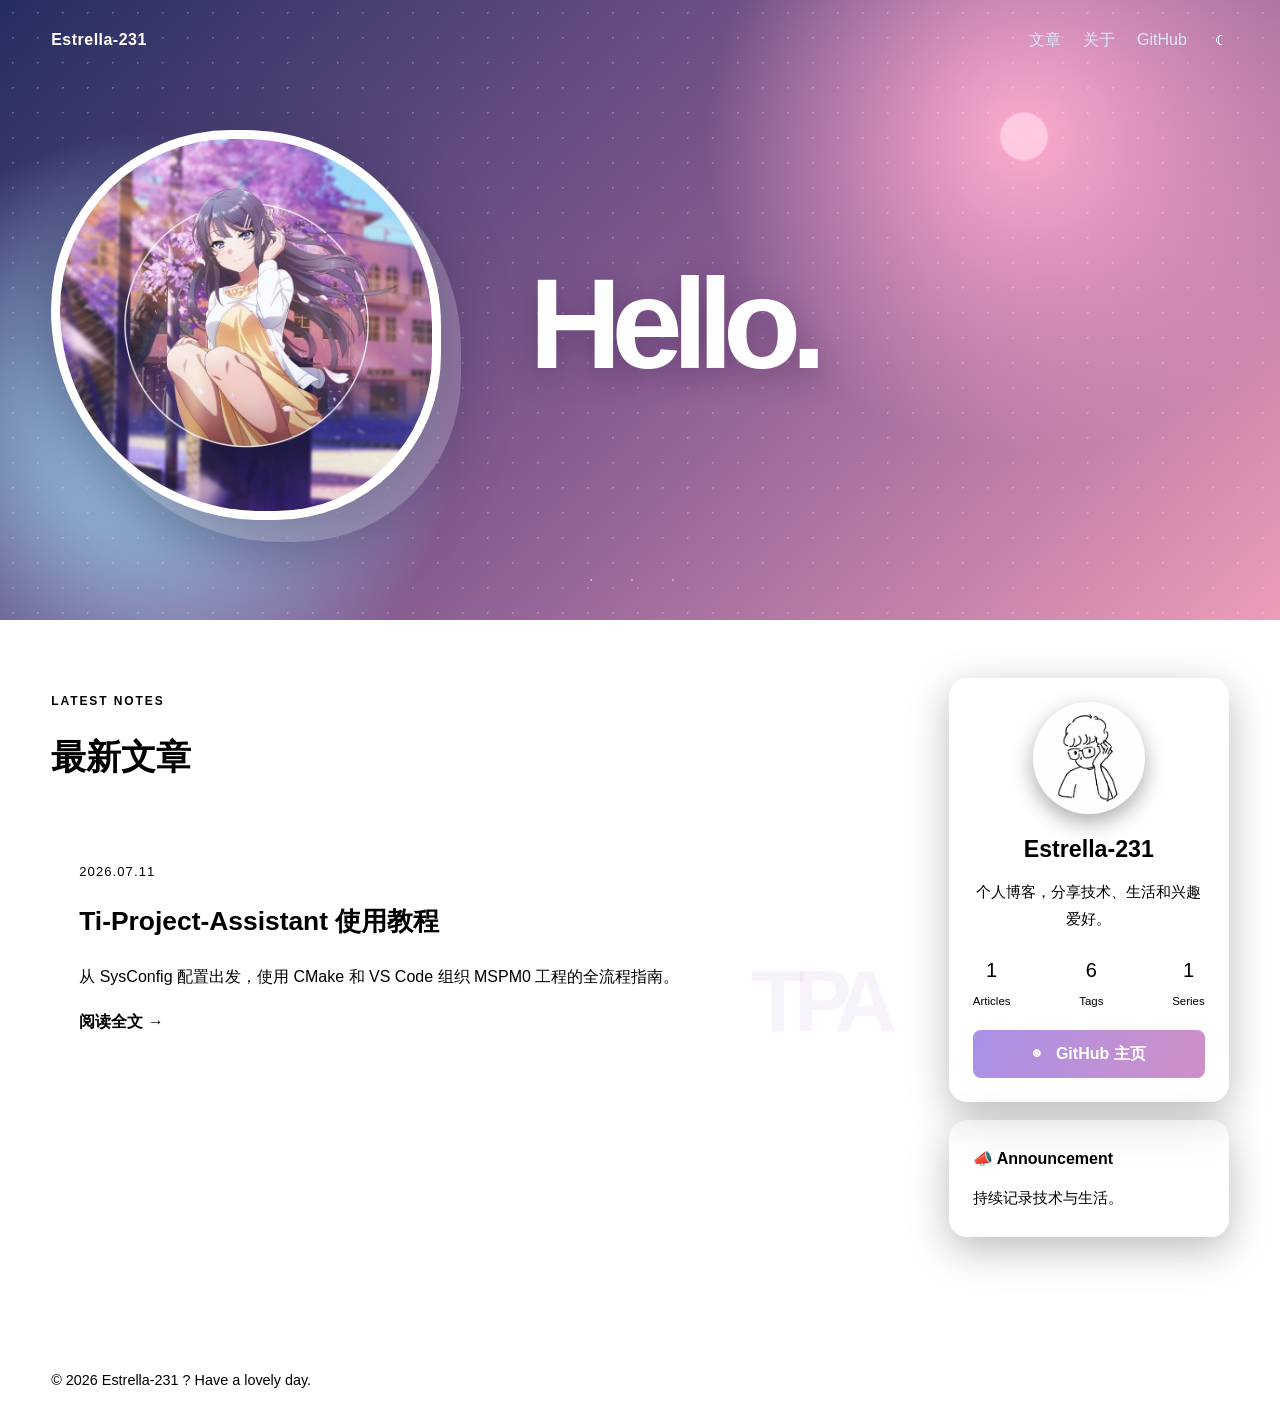
<file: index.html>
<!doctype html><html lang="zh-CN"><head><meta charset="utf-8"><meta name="viewport" content="width=device-width,initial-scale=1"><title>Estrella-231 ? ????</title><meta name="description" content="Estrella-231 ?????"><link rel="stylesheet" href="styles.css"></head><body class="home"><header class="home-hero"><nav class="nav shell"><a class="brand" href="./">Estrella-231</a><div class="nav-links"><a href="#articles">文章</a><a href="#about">关于</a><a href="https://github.com/Estrella-231" target="_blank" rel="noopener">GitHub</a><button id="theme" aria-label="切换主题">☾</button></div></nav><div class="shell welcome"><div class="mai-greeting"><img src="assets/mai-sakurajima.jpg" alt="樱岛麻衣"></div><div class="minimal-hello">Hello.</div></div><div class="wave">· · ·</div></header><main class="shell home-layout"><section class="home-feed" id="articles"><p class="section-kicker">LATEST NOTES</p><h2>最新文章</h2><a class="post-card" href="posts/ti-project-assistant/"><div><p class="post-date">2026.07.11</p><h3>Ti-Project-Assistant 使用教程</h3><p>从 SysConfig 配置出发，使用 CMake 和 VS Code 组织 MSPM0 工程的全流程指南。</p><span>阅读全文 →</span></div><div class="post-art">TPA</div></a></section><aside class="sidebar" id="about"><section class="profile-card"><div class="avatar-wrap"><img src="assets/avatar.jpg" alt="站点头像"></div><h2>Estrella-231</h2><p>个人博客，分享技术、生活和兴趣爱好。</p><div class="stats"><div><b>1</b><span>Articles</span></div><div><b>6</b><span>Tags</span></div><div><b>1</b><span>Series</span></div></div><a class="github-btn" href="https://github.com/Estrella-231" target="_blank" rel="noopener">◉　GitHub 主页</a></section><section class="announcement"><h3>📣 Announcement</h3><p>持续记录技术与生活。</p></section></aside></main><footer class="footer"><div class="shell">© 2026 Estrella-231 ? Have a lovely day.</div></footer><script>const b=document.body;document.getElementById('theme').onclick=()=>{b.classList.toggle('light');document.getElementById('theme').textContent=b.classList.contains('light')?'☀':'☾'};</script></body></html>
</file>
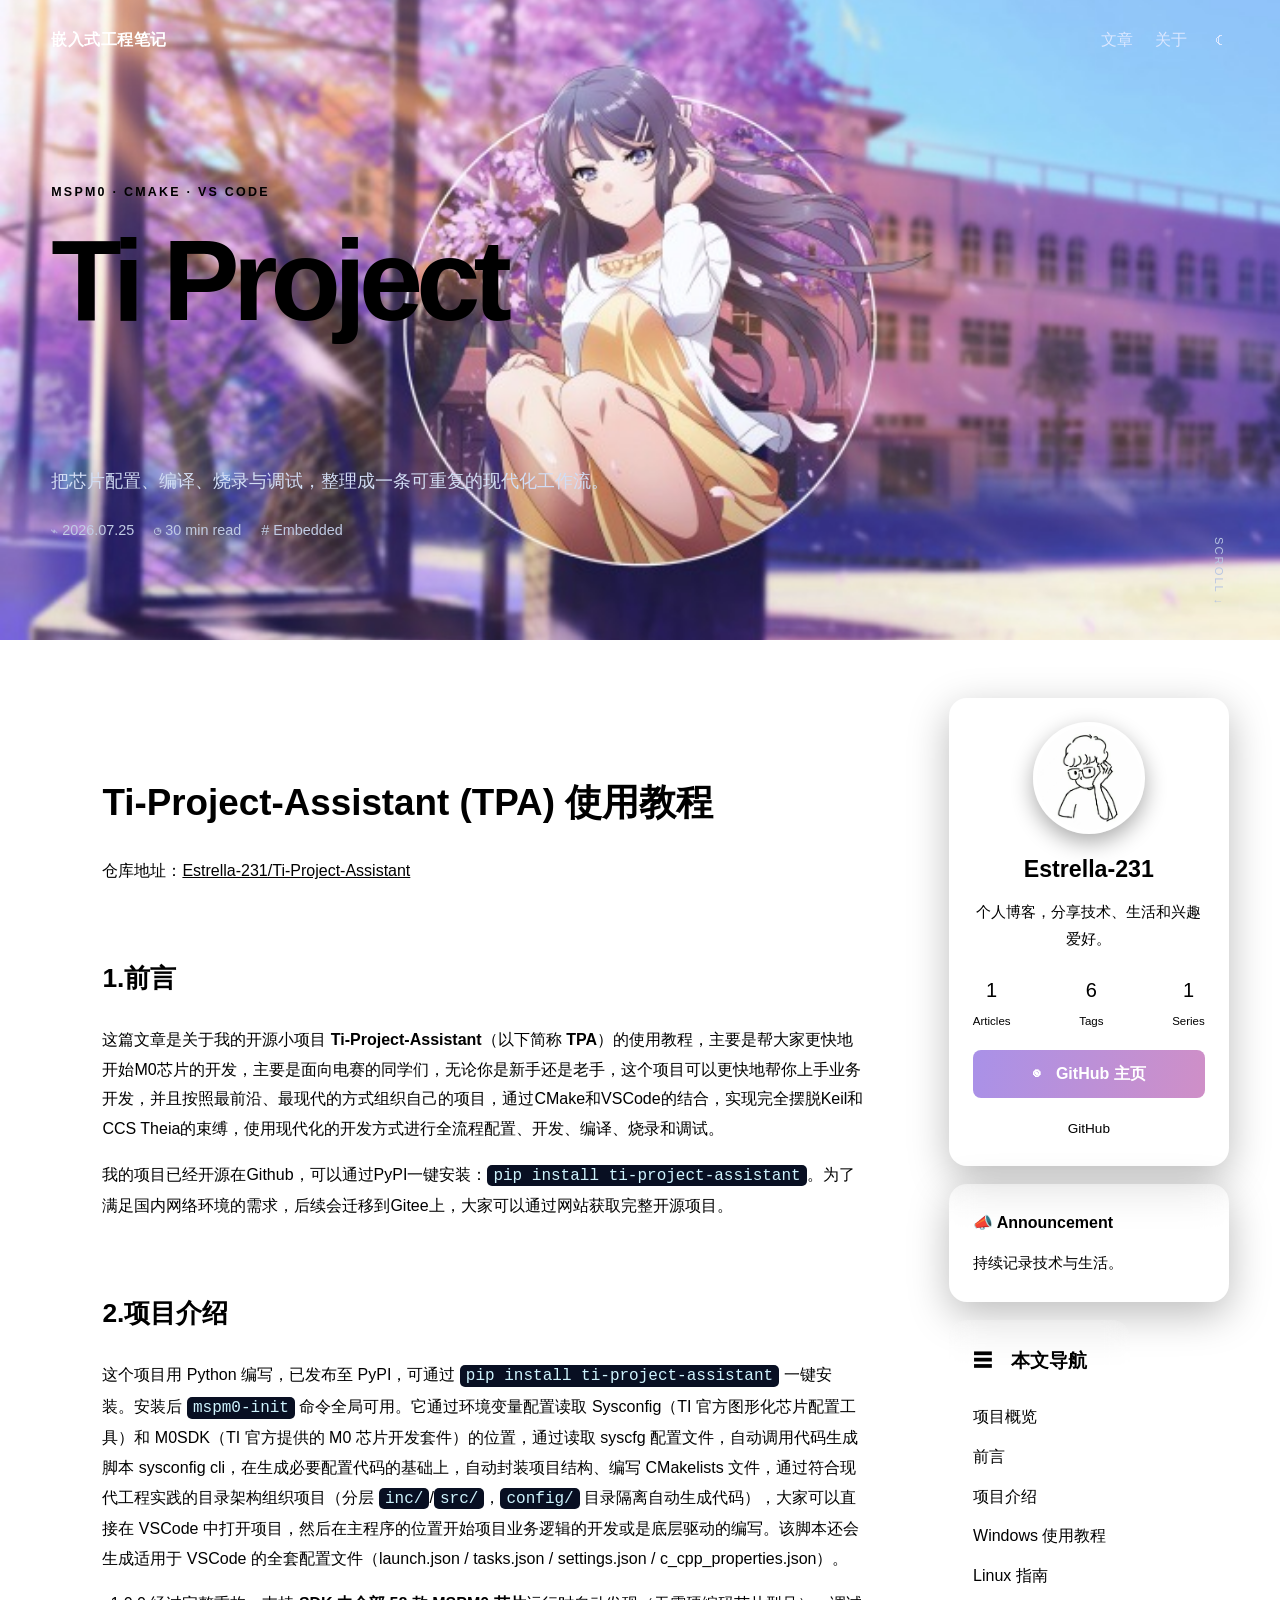
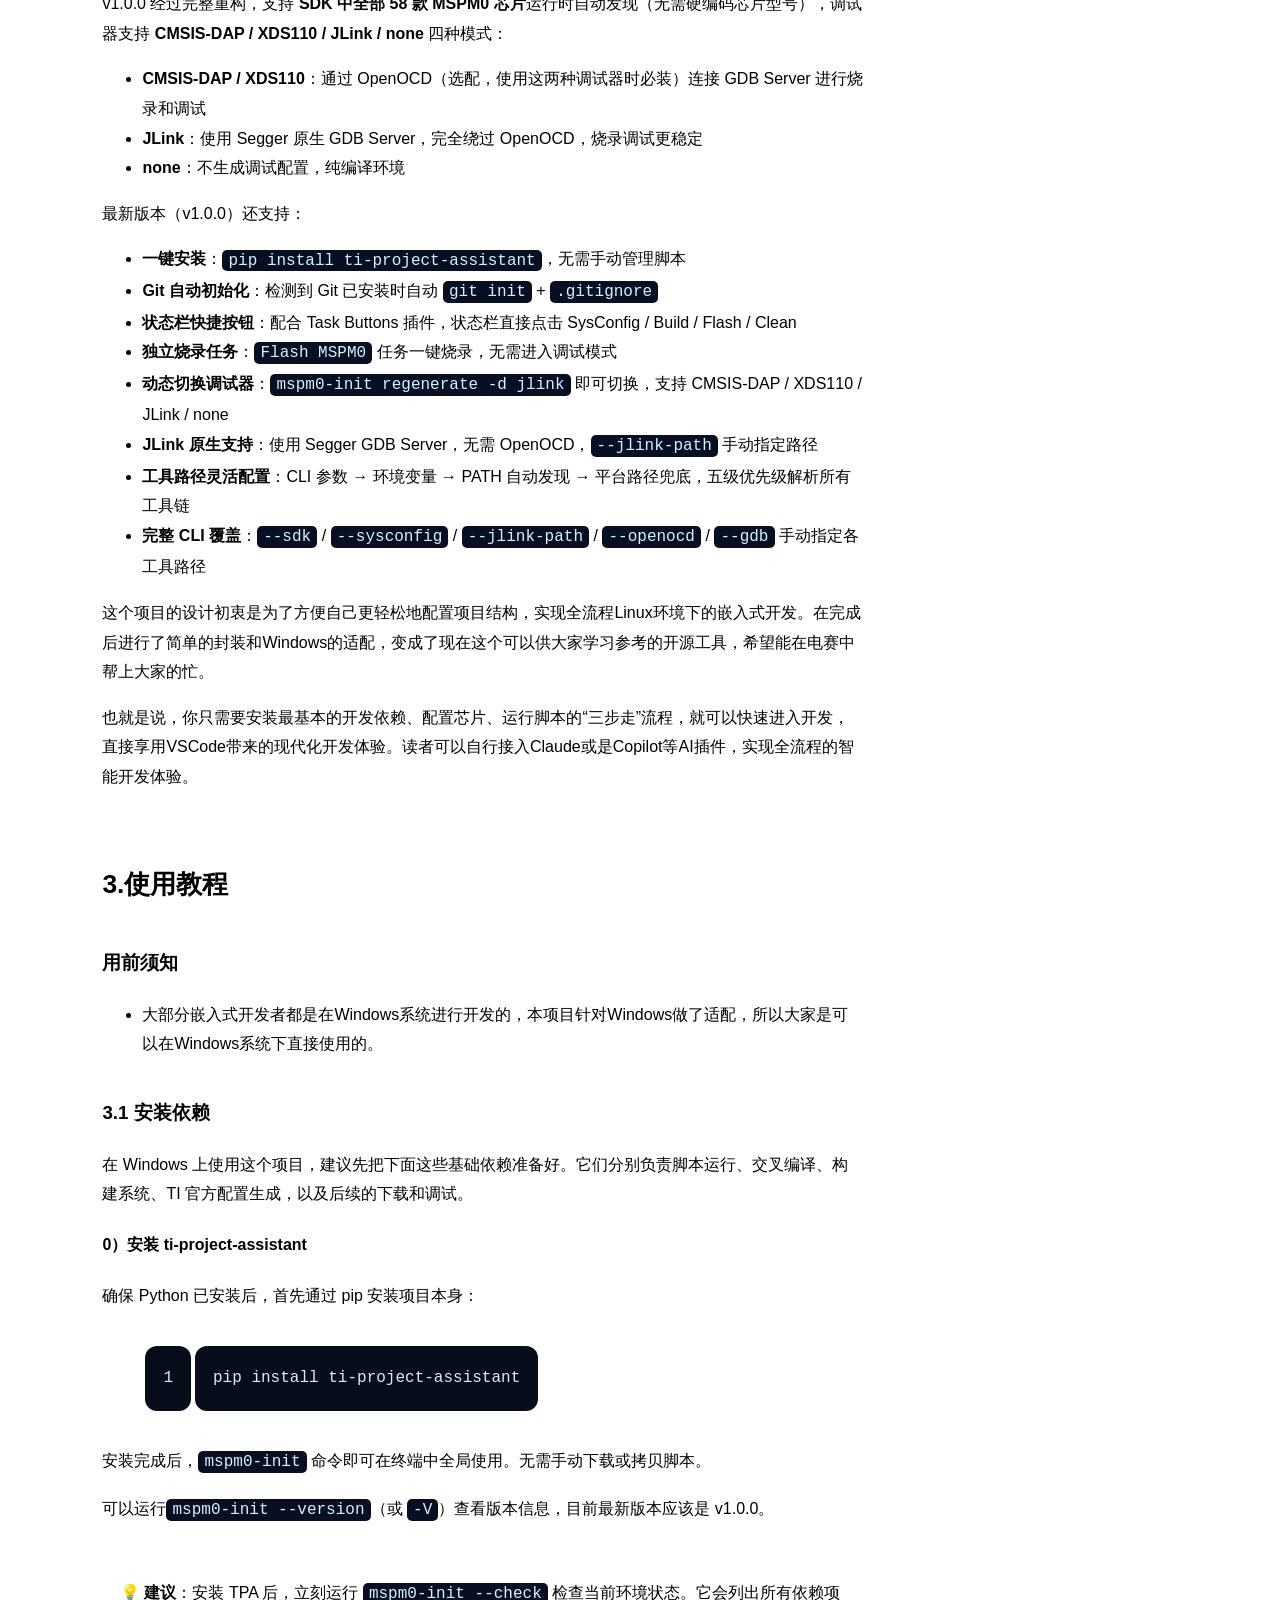
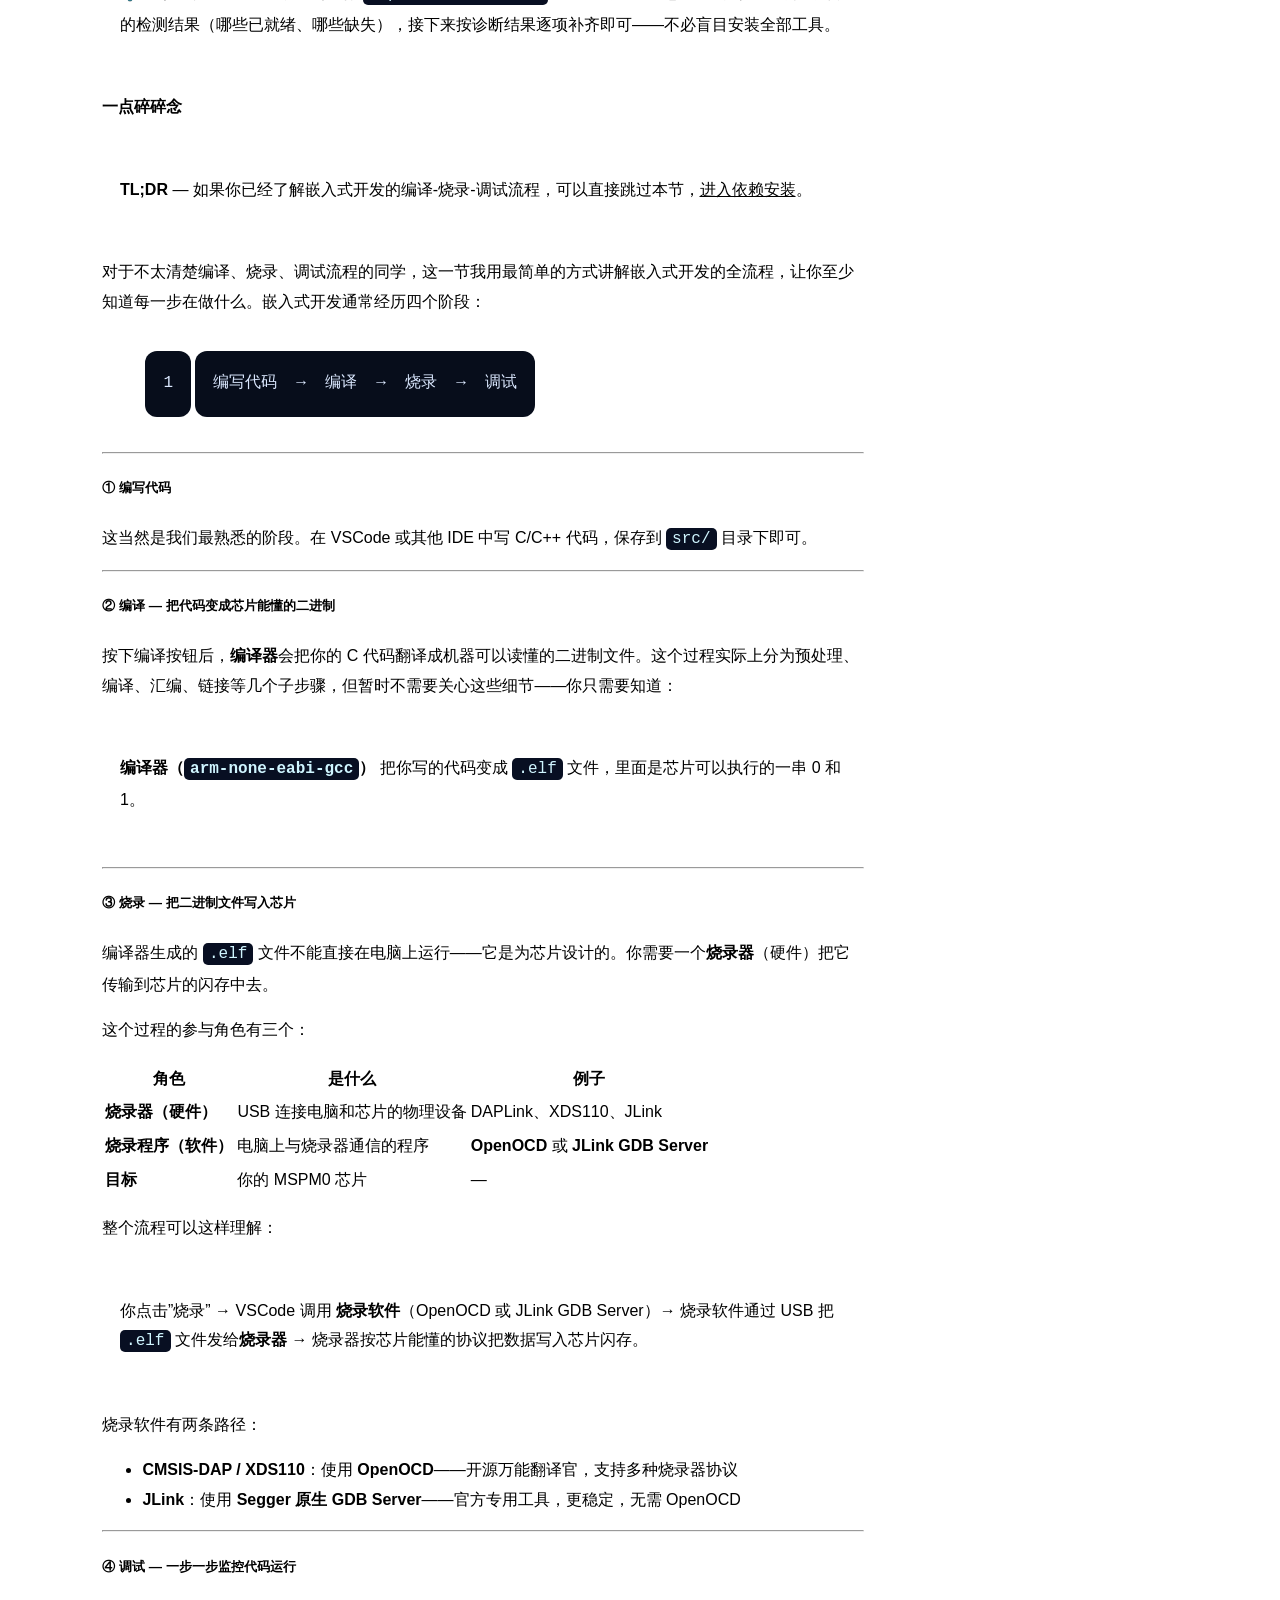
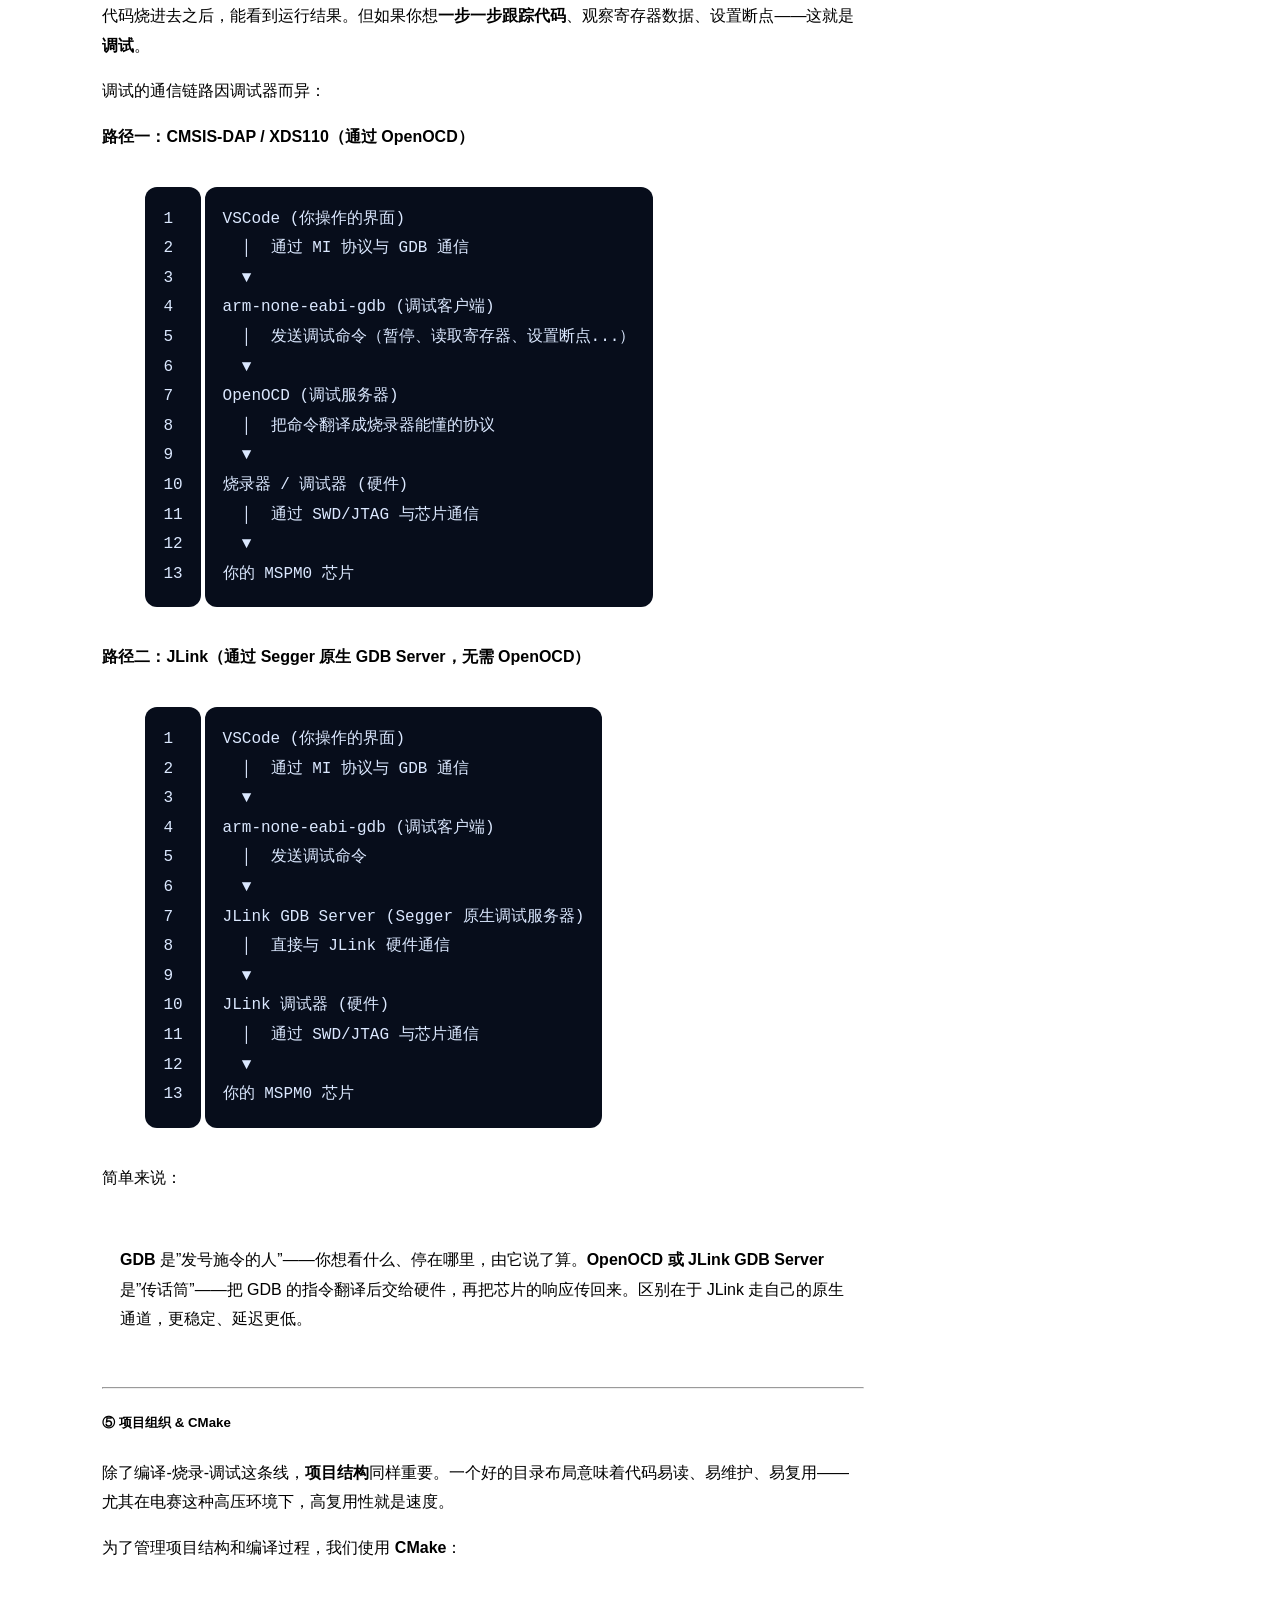
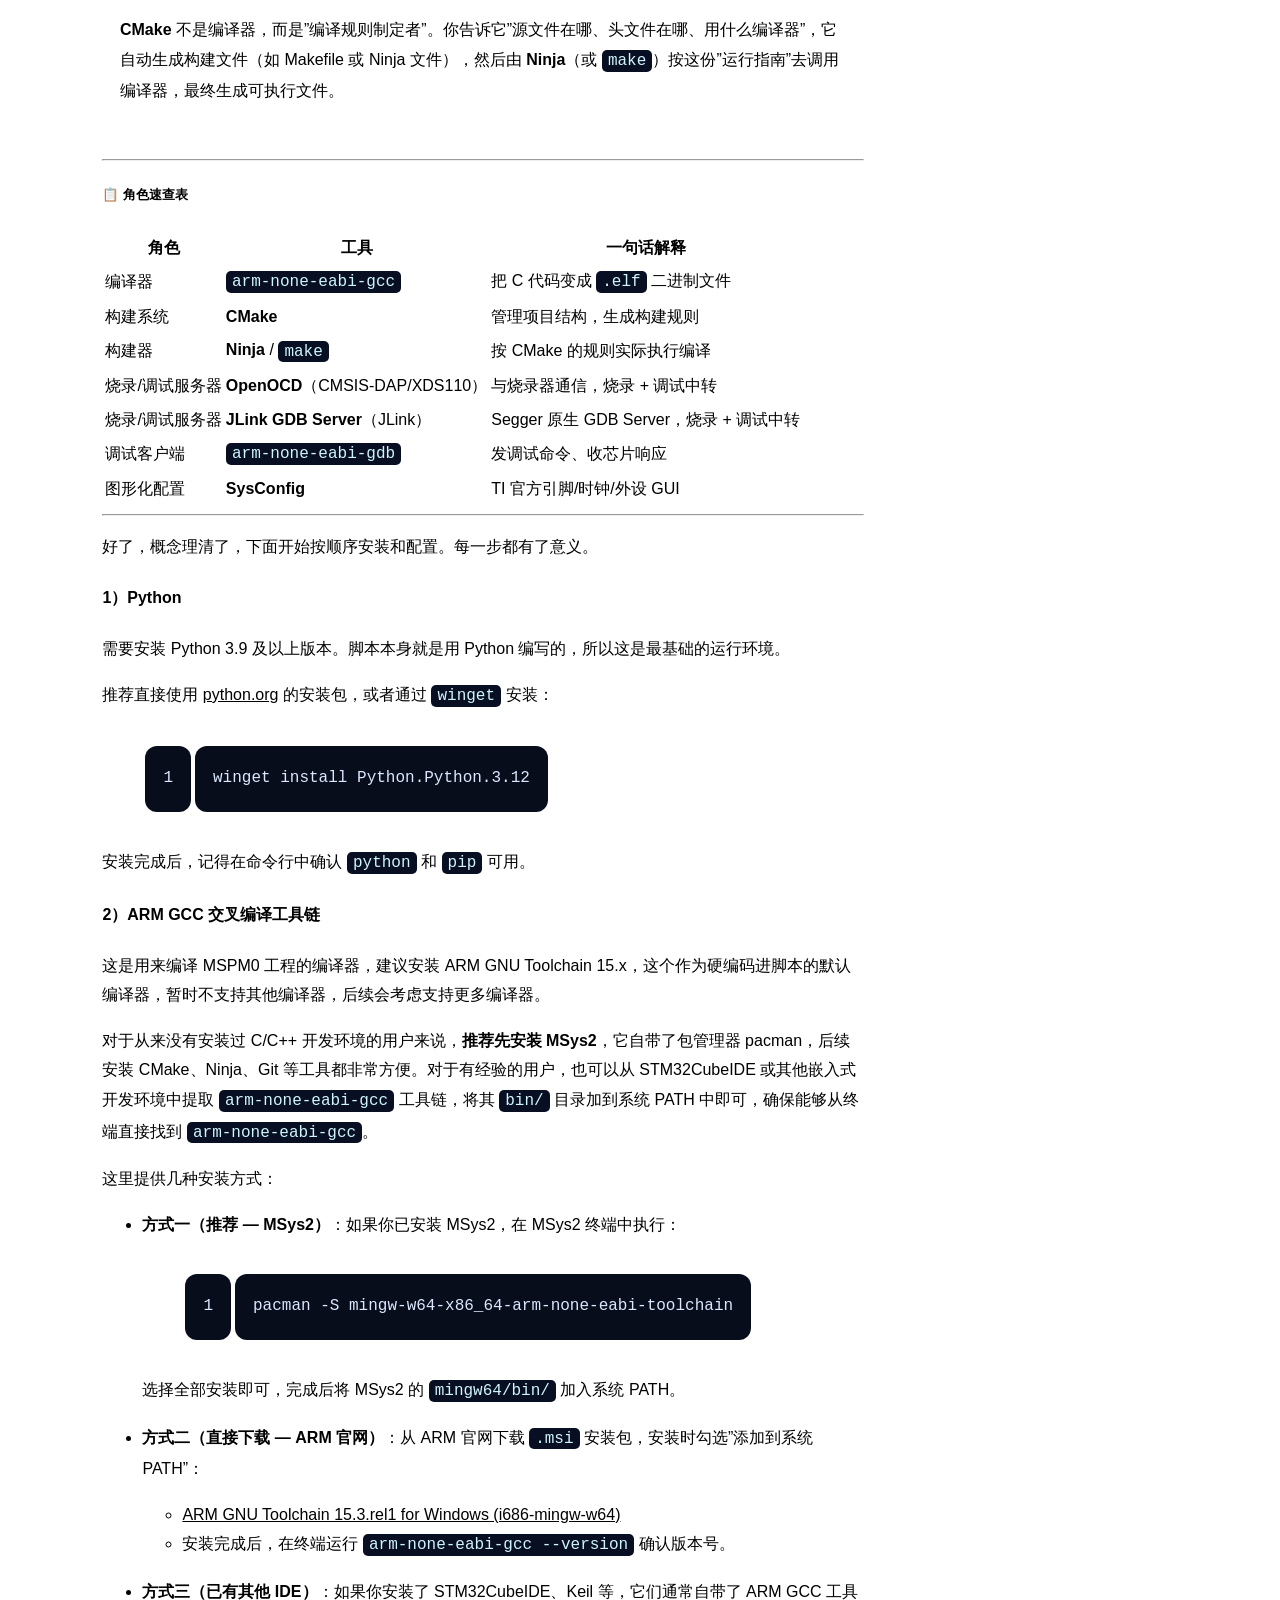
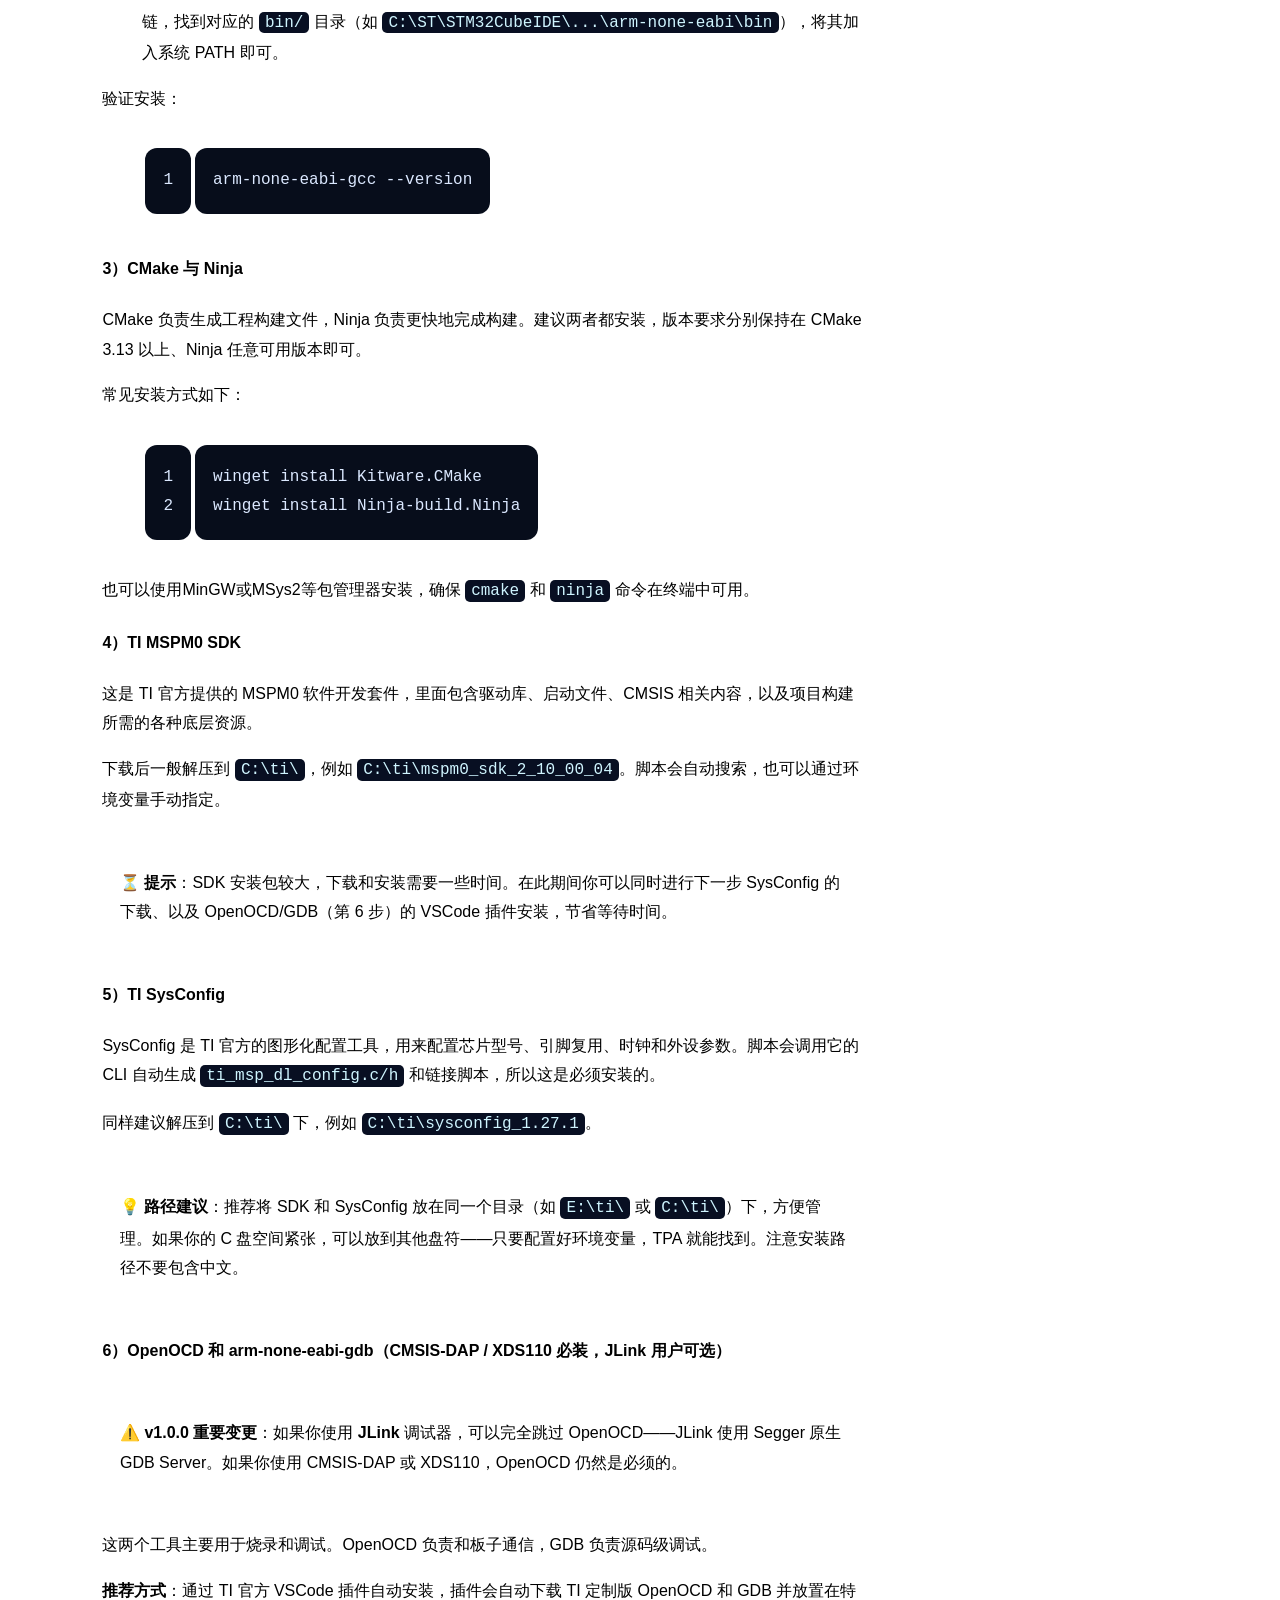
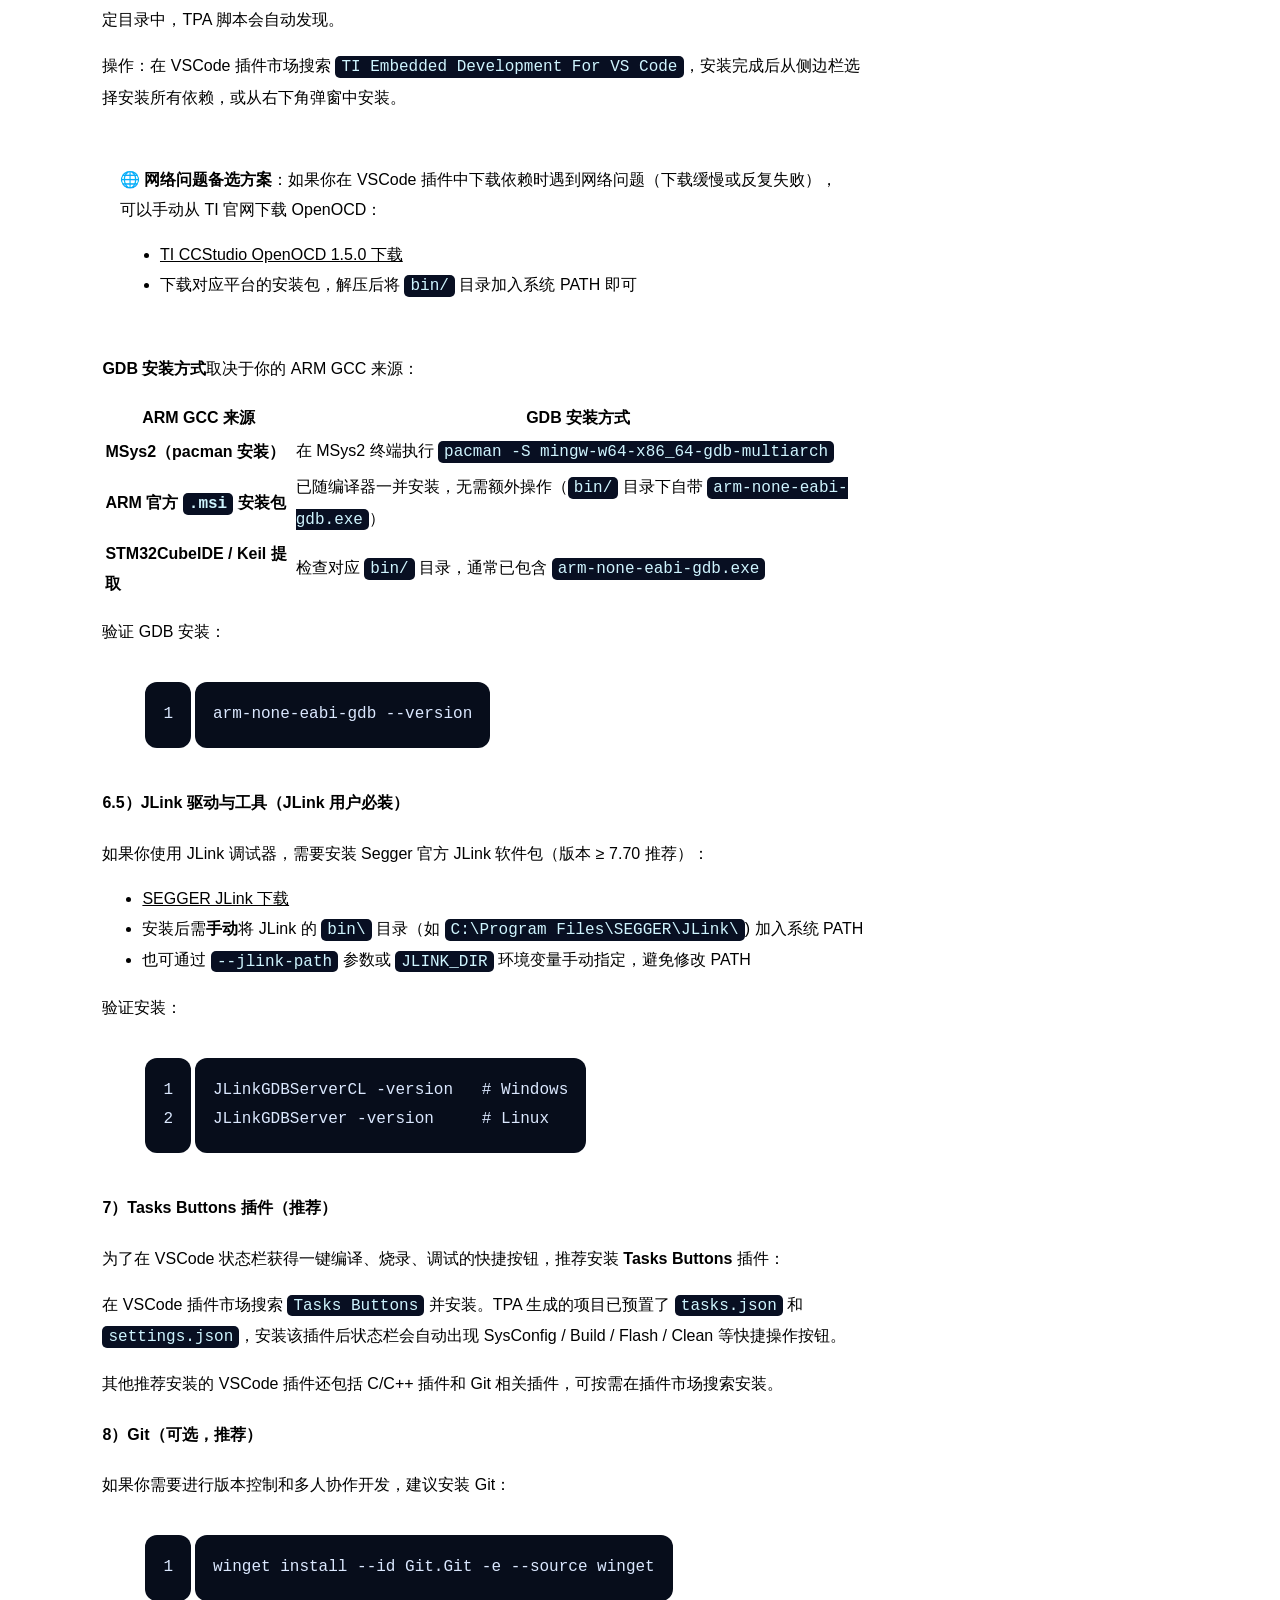
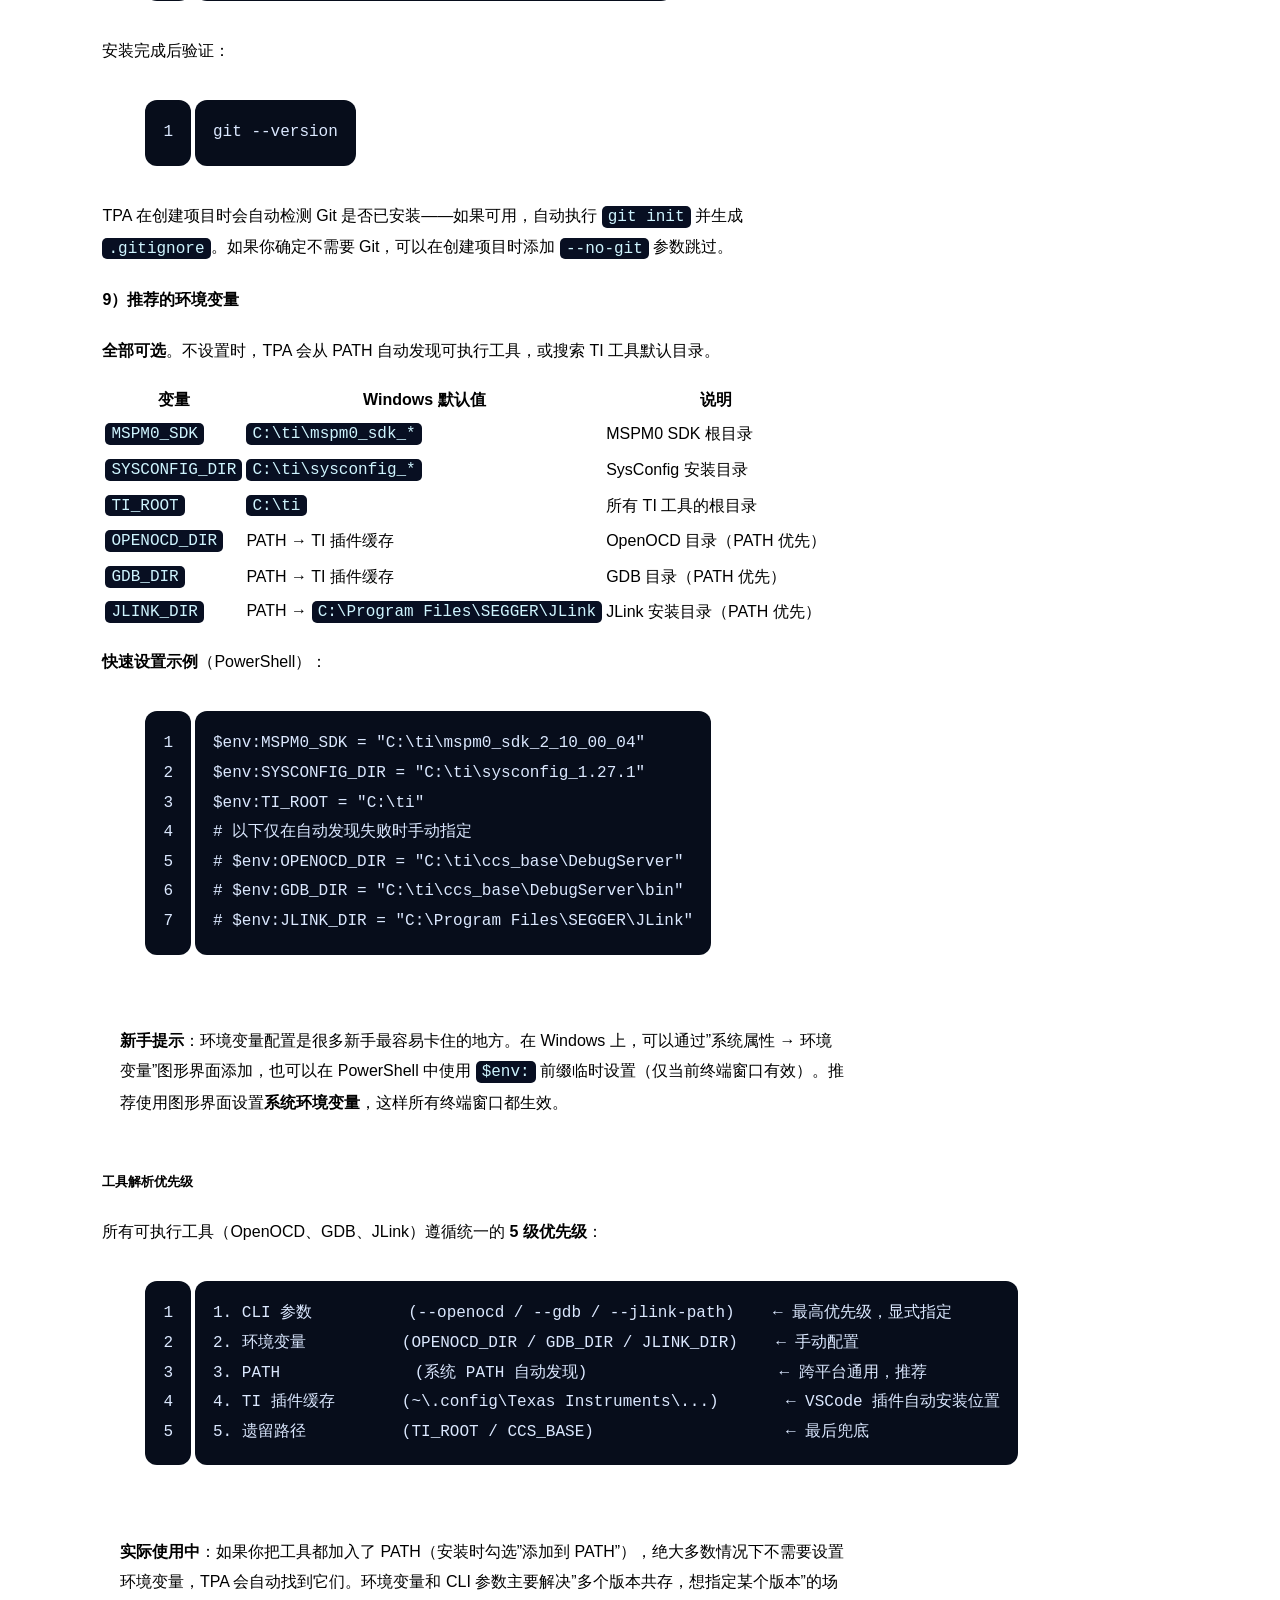
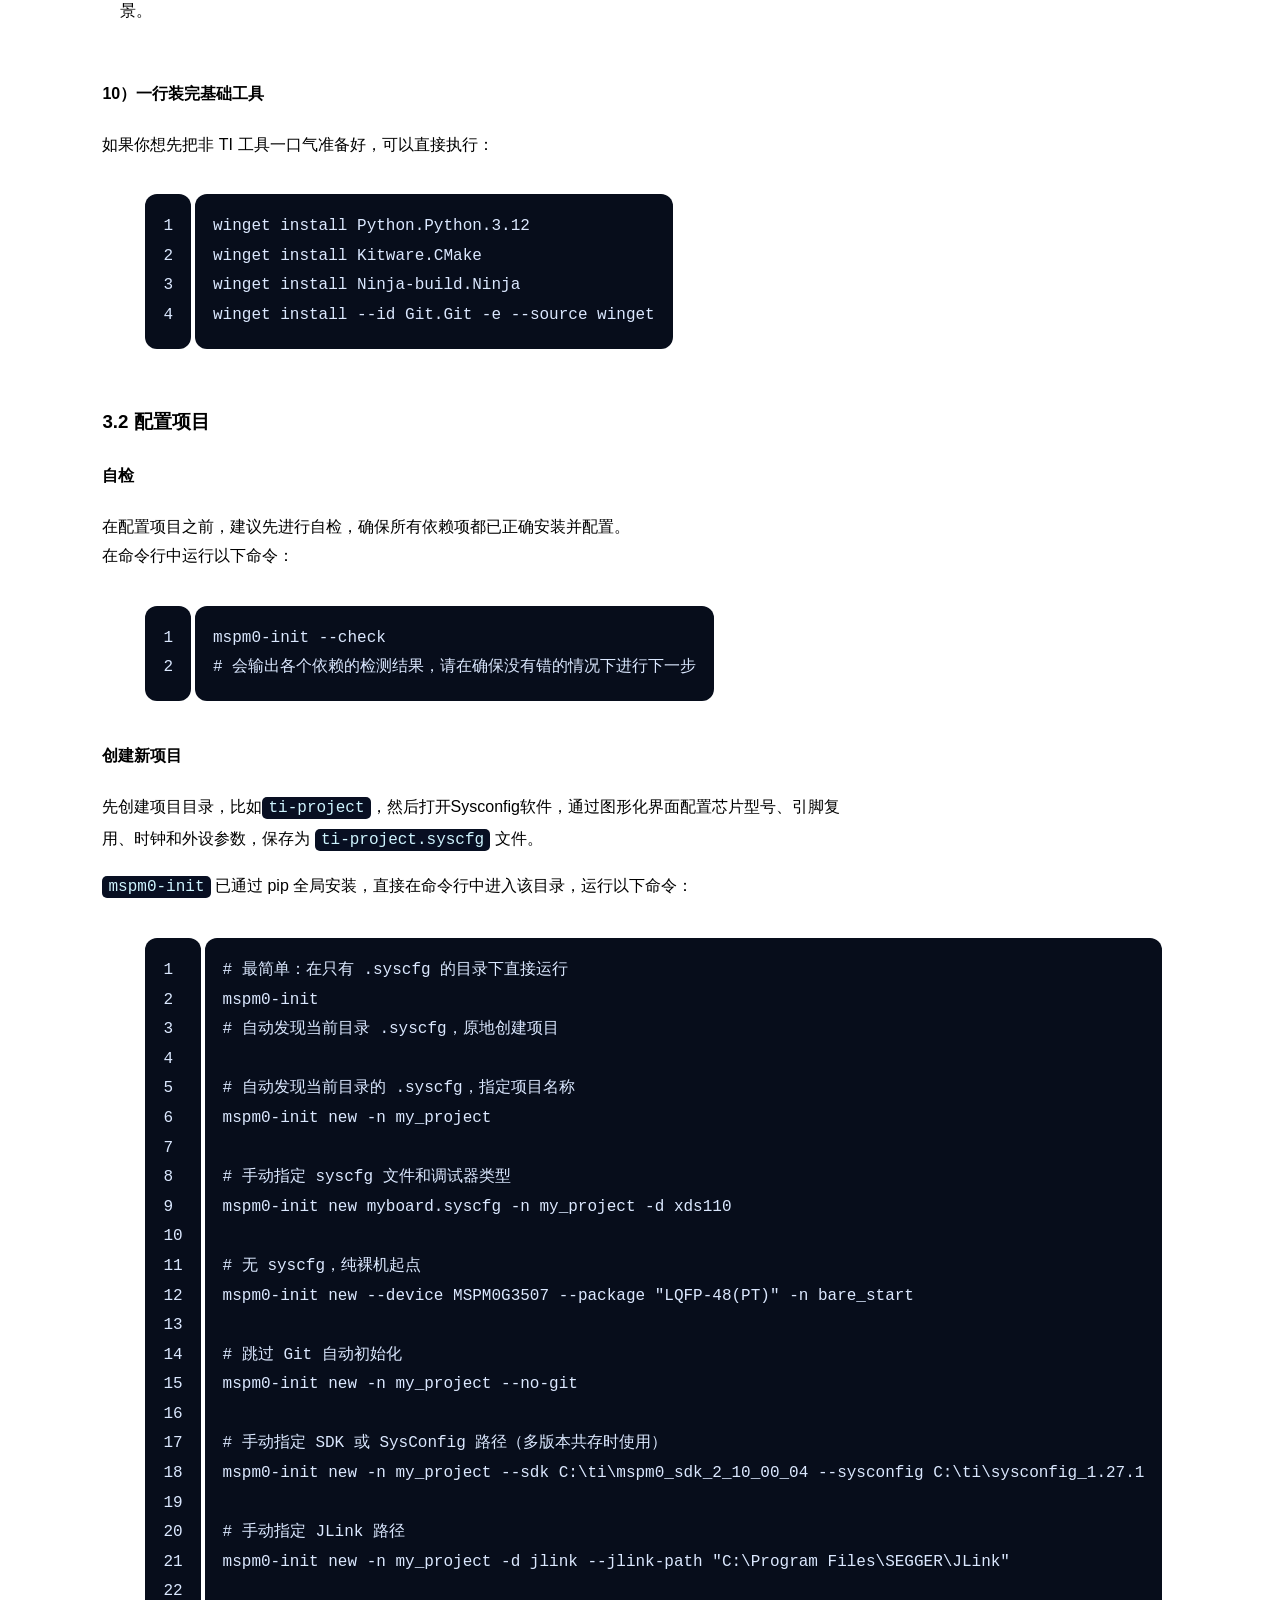
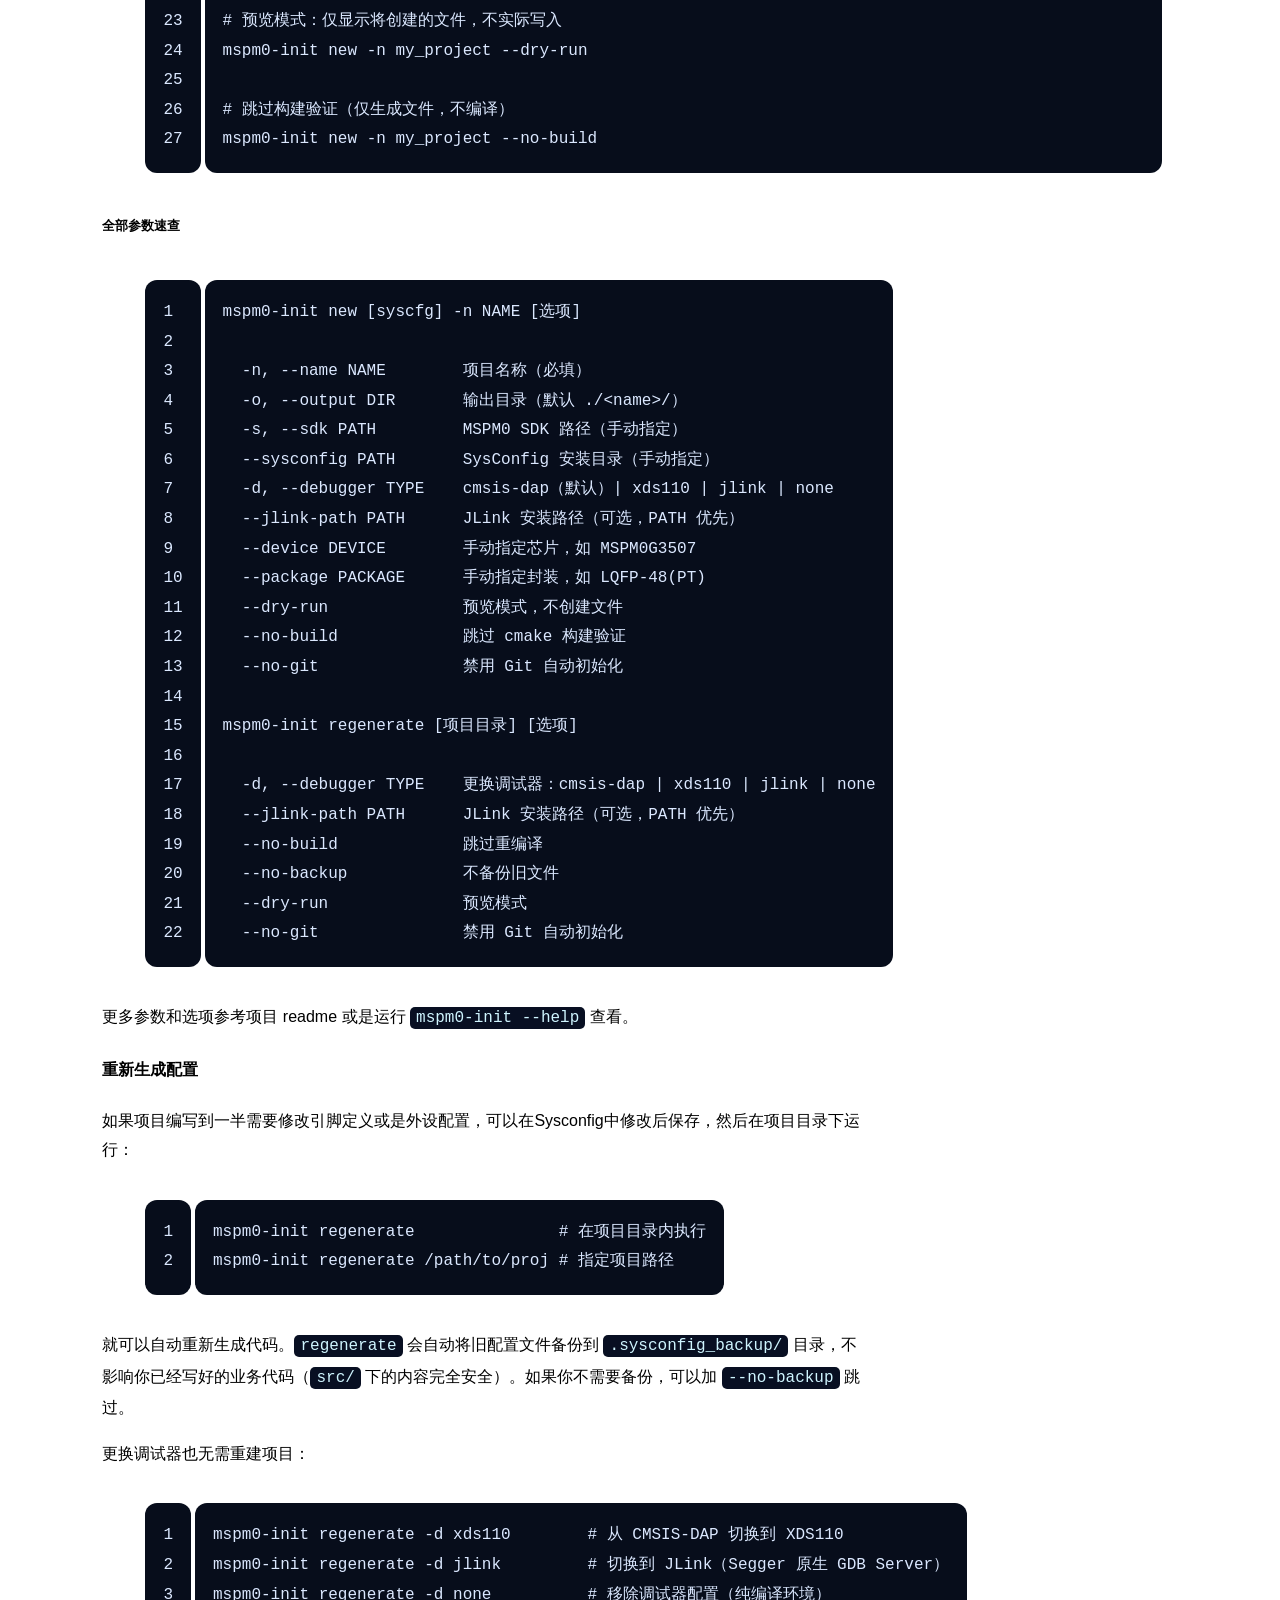
<file: posts/ti-project-assistant/index.html>
<!doctype html><html lang="zh-CN"><head><meta charset="utf-8"><meta name="viewport" content="width=device-width,initial-scale=1"><title>嵌入式工程笔记 · Ti Project Assistant</title><meta name="description" content="MSPM0、SysConfig、CMake 与 VS Code 的现代嵌入式开发笔记"><link rel="stylesheet" href="../../styles.css"></head><body><header class="hero" style="--hero:url('../../assets/mai-sakurajima.jpg')"><div class="hero-shade"></div><nav class="nav shell"><a class="brand" href="../../">嵌入式工程笔记</a><div class="nav-links"><a href="#content">文章</a><a href="#about">关于</a><button id="theme" aria-label="切换主题">☾</button></div></nav><div class="hero-inner shell" id="top"><div class="eyebrow">MSPM0 · CMAKE · VS CODE</div><h1>Ti Project<br><span>Assistant</span></h1><p>把芯片配置、编译、烧录与调试，整理成一条可重复的现代化工作流。</p><div class="hero-meta"><span>⌁ 2026.07.25</span><span>◷ 30 min read</span><span># Embedded</span></div></div><div class="scroll-cue">SCROLL ↓</div></header><main class="shell layout"><article class="article"><div id="content"><h1 id="Ti-Project-Assistant-TPA-使用教程"><a href="#Ti-Project-Assistant-TPA-使用教程" class="headerlink" title="Ti-Project-Assistant (TPA) 使用教程"></a>Ti-Project-Assistant (TPA) 使用教程</h1><p>仓库地址：<a target="_blank" rel="noopener" href="https://github.com/Estrella-231/Ti-Project-Assistant.git">Estrella-231/Ti-Project-Assistant</a></p>
<h2 id="1-前言"><a href="#1-前言" class="headerlink" title="1.前言"></a>1.前言</h2><p>这篇文章是关于我的开源小项目 <strong>Ti-Project-Assistant</strong>（以下简称 <strong>TPA</strong>）的使用教程，主要是帮大家更快地开始M0芯片的开发，主要是面向电赛的同学们，无论你是新手还是老手，这个项目可以更快地帮你上手业务开发，并且按照最前沿、最现代的方式组织自己的项目，通过CMake和VSCode的结合，实现完全摆脱Keil和CCS Theia的束缚，使用现代化的开发方式进行全流程配置、开发、编译、烧录和调试。</p>
<p>我的项目已经开源在Github，可以通过PyPI一键安装：<code>pip install ti-project-assistant</code>。为了满足国内网络环境的需求，后续会迁移到Gitee上，大家可以通过网站获取完整开源项目。</p>
<h2 id="2-项目介绍"><a href="#2-项目介绍" class="headerlink" title="2.项目介绍"></a>2.项目介绍</h2><p>这个项目用 Python 编写，已发布至 PyPI，可通过 <code>pip install ti-project-assistant</code> 一键安装。安装后 <code>mspm0-init</code> 命令全局可用。它通过环境变量配置读取 Sysconfig（TI 官方图形化芯片配置工具）和 M0SDK（TI 官方提供的 M0 芯片开发套件）的位置，通过读取 syscfg 配置文件，自动调用代码生成脚本 sysconfig cli，在生成必要配置代码的基础上，自动封装项目结构、编写 CMakelists 文件，通过符合现代工程实践的目录架构组织项目（分层 <code>inc/</code>&#x2F;<code>src/</code>，<code>config/</code> 目录隔离自动生成代码），大家可以直接在 VSCode 中打开项目，然后在主程序的位置开始项目业务逻辑的开发或是底层驱动的编写。该脚本还会生成适用于 VSCode 的全套配置文件（launch.json &#x2F; tasks.json &#x2F; settings.json &#x2F; c_cpp_properties.json）。</p>
<p>v1.0.0 经过完整重构，支持 <strong>SDK 中全部 58 款 MSPM0 芯片</strong>运行时自动发现（无需硬编码芯片型号），调试器支持 <strong>CMSIS-DAP &#x2F; XDS110 &#x2F; JLink &#x2F; none</strong> 四种模式：</p>
<ul>
<li><strong>CMSIS-DAP &#x2F; XDS110</strong>：通过 OpenOCD（选配，使用这两种调试器时必装）连接 GDB Server 进行烧录和调试</li>
<li><strong>JLink</strong>：使用 Segger 原生 GDB Server，完全绕过 OpenOCD，烧录调试更稳定</li>
<li><strong>none</strong>：不生成调试配置，纯编译环境</li>
</ul>
<p>最新版本（v1.0.0）还支持：</p>
<ul>
<li><strong>一键安装</strong>：<code>pip install ti-project-assistant</code>，无需手动管理脚本</li>
<li><strong>Git 自动初始化</strong>：检测到 Git 已安装时自动 <code>git init</code> + <code>.gitignore</code></li>
<li><strong>状态栏快捷按钮</strong>：配合 Task Buttons 插件，状态栏直接点击 SysConfig &#x2F; Build &#x2F; Flash &#x2F; Clean</li>
<li><strong>独立烧录任务</strong>：<code>Flash MSPM0</code> 任务一键烧录，无需进入调试模式</li>
<li><strong>动态切换调试器</strong>：<code>mspm0-init regenerate -d jlink</code> 即可切换，支持 CMSIS-DAP &#x2F; XDS110 &#x2F; JLink &#x2F; none</li>
<li><strong>JLink 原生支持</strong>：使用 Segger GDB Server，无需 OpenOCD，<code>--jlink-path</code> 手动指定路径</li>
<li><strong>工具路径灵活配置</strong>：CLI 参数 → 环境变量 → PATH 自动发现 → 平台路径兜底，五级优先级解析所有工具链</li>
<li><strong>完整 CLI 覆盖</strong>：<code>--sdk</code> &#x2F; <code>--sysconfig</code> &#x2F; <code>--jlink-path</code> &#x2F; <code>--openocd</code> &#x2F; <code>--gdb</code> 手动指定各工具路径</li>
</ul>
<p>这个项目的设计初衷是为了方便自己更轻松地配置项目结构，实现全流程Linux环境下的嵌入式开发。在完成后进行了简单的封装和Windows的适配，变成了现在这个可以供大家学习参考的开源工具，希望能在电赛中帮上大家的忙。</p>
<p>也就是说，你只需要安装最基本的开发依赖、配置芯片、运行脚本的“三步走”流程，就可以快速进入开发，直接享用VSCode带来的现代化开发体验。读者可以自行接入Claude或是Copilot等AI插件，实现全流程的智能开发体验。</p>
<h2 id="3-使用教程"><a href="#3-使用教程" class="headerlink" title="3.使用教程"></a>3.使用教程</h2><h3 id="用前须知"><a href="#用前须知" class="headerlink" title="用前须知"></a>用前须知</h3><ul>
<li>大部分嵌入式开发者都是在Windows系统进行开发的，本项目针对Windows做了适配，所以大家是可以在Windows系统下直接使用的。</li>
</ul>
<h3 id="3-1-安装依赖"><a href="#3-1-安装依赖" class="headerlink" title="3.1 安装依赖"></a>3.1 安装依赖</h3><p>在 Windows 上使用这个项目，建议先把下面这些基础依赖准备好。它们分别负责脚本运行、交叉编译、构建系统、TI 官方配置生成，以及后续的下载和调试。</p>
<h4 id="0）安装-ti-project-assistant"><a href="#0）安装-ti-project-assistant" class="headerlink" title="0）安装 ti-project-assistant"></a>0）安装 ti-project-assistant</h4><p>确保 Python 已安装后，首先通过 pip 安装项目本身：</p>
<figure class="highlight powershell"><table><tr><td class="gutter"><pre><span class="line">1</span><br></pre></td><td class="code"><pre><span class="line">pip install ti<span class="literal">-project-assistant</span></span><br></pre></td></tr></table></figure>

<p>安装完成后，<code>mspm0-init</code> 命令即可在终端中全局使用。无需手动下载或拷贝脚本。</p>
<p>可以运行<code>mspm0-init --version</code>（或 <code>-V</code>）查看版本信息，目前最新版本应该是 v1.0.0。</p>
<blockquote>
<p><strong>💡 建议</strong>：安装 TPA 后，立刻运行 <code>mspm0-init --check</code> 检查当前环境状态。它会列出所有依赖项的检测结果（哪些已就绪、哪些缺失），接下来按诊断结果逐项补齐即可——不必盲目安装全部工具。</p>
</blockquote>
<h4 id="一点碎碎念"><a href="#一点碎碎念" class="headerlink" title="一点碎碎念"></a>一点碎碎念</h4><blockquote>
<p><strong>TL;DR</strong> — 如果你已经了解嵌入式开发的编译-烧录-调试流程，可以直接跳过本节，<a href="#1%EF%BC%89Python">进入依赖安装</a>。</p>
</blockquote>
<p>对于不太清楚编译、烧录、调试流程的同学，这一节我用最简单的方式讲解嵌入式开发的全流程，让你至少知道每一步在做什么。嵌入式开发通常经历四个阶段：</p>
<figure class="highlight plaintext"><table><tr><td class="gutter"><pre><span class="line">1</span><br></pre></td><td class="code"><pre><span class="line">编写代码  →  编译  →  烧录  →  调试</span><br></pre></td></tr></table></figure>

<hr>
<h5 id="①-编写代码"><a href="#①-编写代码" class="headerlink" title="① 编写代码"></a>① 编写代码</h5><p>这当然是我们最熟悉的阶段。在 VSCode 或其他 IDE 中写 C&#x2F;C++ 代码，保存到 <code>src/</code> 目录下即可。</p>
<hr>
<h5 id="②-编译-—-把代码变成芯片能懂的二进制"><a href="#②-编译-—-把代码变成芯片能懂的二进制" class="headerlink" title="② 编译 — 把代码变成芯片能懂的二进制"></a>② 编译 — 把代码变成芯片能懂的二进制</h5><p>按下编译按钮后，<strong>编译器</strong>会把你的 C 代码翻译成机器可以读懂的二进制文件。这个过程实际上分为预处理、编译、汇编、链接等几个子步骤，但暂时不需要关心这些细节——你只需要知道：</p>
<blockquote>
<p><strong>编译器（<code>arm-none-eabi-gcc</code>）</strong> 把你写的代码变成 <code>.elf</code> 文件，里面是芯片可以执行的一串 0 和 1。</p>
</blockquote>
<hr>
<h5 id="③-烧录-—-把二进制文件写入芯片"><a href="#③-烧录-—-把二进制文件写入芯片" class="headerlink" title="③ 烧录 — 把二进制文件写入芯片"></a>③ 烧录 — 把二进制文件写入芯片</h5><p>编译器生成的 <code>.elf</code> 文件不能直接在电脑上运行——它是为芯片设计的。你需要一个<strong>烧录器</strong>（硬件）把它传输到芯片的闪存中去。</p>
<p>这个过程的参与角色有三个：</p>
<table>
<thead>
<tr>
<th>角色</th>
<th>是什么</th>
<th>例子</th>
</tr>
</thead>
<tbody><tr>
<td><strong>烧录器（硬件）</strong></td>
<td>USB 连接电脑和芯片的物理设备</td>
<td>DAPLink、XDS110、JLink</td>
</tr>
<tr>
<td><strong>烧录程序（软件）</strong></td>
<td>电脑上与烧录器通信的程序</td>
<td><strong>OpenOCD</strong> 或 <strong>JLink GDB Server</strong></td>
</tr>
<tr>
<td><strong>目标</strong></td>
<td>你的 MSPM0 芯片</td>
<td>—</td>
</tr>
</tbody></table>
<p>整个流程可以这样理解：</p>
<blockquote>
<p>你点击”烧录” → VSCode 调用 <strong>烧录软件</strong>（OpenOCD 或 JLink GDB Server）→ 烧录软件通过 USB 把 <code>.elf</code> 文件发给<strong>烧录器</strong> → 烧录器按芯片能懂的协议把数据写入芯片闪存。</p>
</blockquote>
<p>烧录软件有两条路径：</p>
<ul>
<li><strong>CMSIS-DAP &#x2F; XDS110</strong>：使用 <strong>OpenOCD</strong>——开源万能翻译官，支持多种烧录器协议</li>
<li><strong>JLink</strong>：使用 <strong>Segger 原生 GDB Server</strong>——官方专用工具，更稳定，无需 OpenOCD</li>
</ul>
<hr>
<h5 id="④-调试-—-一步一步监控代码运行"><a href="#④-调试-—-一步一步监控代码运行" class="headerlink" title="④ 调试 — 一步一步监控代码运行"></a>④ 调试 — 一步一步监控代码运行</h5><p>代码烧进去之后，能看到运行结果。但如果你想<strong>一步一步跟踪代码</strong>、观察寄存器数据、设置断点——这就是<strong>调试</strong>。</p>
<p>调试的通信链路因调试器而异：</p>
<p><strong>路径一：CMSIS-DAP &#x2F; XDS110（通过 OpenOCD）</strong></p>
<figure class="highlight plaintext"><table><tr><td class="gutter"><pre><span class="line">1</span><br><span class="line">2</span><br><span class="line">3</span><br><span class="line">4</span><br><span class="line">5</span><br><span class="line">6</span><br><span class="line">7</span><br><span class="line">8</span><br><span class="line">9</span><br><span class="line">10</span><br><span class="line">11</span><br><span class="line">12</span><br><span class="line">13</span><br></pre></td><td class="code"><pre><span class="line">VSCode (你操作的界面)</span><br><span class="line">  │  通过 MI 协议与 GDB 通信</span><br><span class="line">  ▼</span><br><span class="line">arm-none-eabi-gdb (调试客户端)</span><br><span class="line">  │  发送调试命令（暂停、读取寄存器、设置断点...）</span><br><span class="line">  ▼</span><br><span class="line">OpenOCD (调试服务器)</span><br><span class="line">  │  把命令翻译成烧录器能懂的协议</span><br><span class="line">  ▼</span><br><span class="line">烧录器 / 调试器 (硬件)</span><br><span class="line">  │  通过 SWD/JTAG 与芯片通信</span><br><span class="line">  ▼</span><br><span class="line">你的 MSPM0 芯片</span><br></pre></td></tr></table></figure>

<p><strong>路径二：JLink（通过 Segger 原生 GDB Server，无需 OpenOCD）</strong></p>
<figure class="highlight plaintext"><table><tr><td class="gutter"><pre><span class="line">1</span><br><span class="line">2</span><br><span class="line">3</span><br><span class="line">4</span><br><span class="line">5</span><br><span class="line">6</span><br><span class="line">7</span><br><span class="line">8</span><br><span class="line">9</span><br><span class="line">10</span><br><span class="line">11</span><br><span class="line">12</span><br><span class="line">13</span><br></pre></td><td class="code"><pre><span class="line">VSCode (你操作的界面)</span><br><span class="line">  │  通过 MI 协议与 GDB 通信</span><br><span class="line">  ▼</span><br><span class="line">arm-none-eabi-gdb (调试客户端)</span><br><span class="line">  │  发送调试命令</span><br><span class="line">  ▼</span><br><span class="line">JLink GDB Server (Segger 原生调试服务器)</span><br><span class="line">  │  直接与 JLink 硬件通信</span><br><span class="line">  ▼</span><br><span class="line">JLink 调试器 (硬件)</span><br><span class="line">  │  通过 SWD/JTAG 与芯片通信</span><br><span class="line">  ▼</span><br><span class="line">你的 MSPM0 芯片</span><br></pre></td></tr></table></figure>

<p>简单来说：</p>
<blockquote>
<p><strong>GDB</strong> 是”发号施令的人”——你想看什么、停在哪里，由它说了算。<strong>OpenOCD 或 JLink GDB Server</strong> 是”传话筒”——把 GDB 的指令翻译后交给硬件，再把芯片的响应传回来。区别在于 JLink 走自己的原生通道，更稳定、延迟更低。</p>
</blockquote>
<hr>
<h5 id="⑤-项目组织-CMake"><a href="#⑤-项目组织-CMake" class="headerlink" title="⑤ 项目组织 &amp; CMake"></a>⑤ 项目组织 &amp; CMake</h5><p>除了编译-烧录-调试这条线，<strong>项目结构</strong>同样重要。一个好的目录布局意味着代码易读、易维护、易复用——尤其在电赛这种高压环境下，高复用性就是速度。</p>
<p>为了管理项目结构和编译过程，我们使用 <strong>CMake</strong>：</p>
<blockquote>
<p><strong>CMake</strong> 不是编译器，而是”编译规则制定者”。你告诉它”源文件在哪、头文件在哪、用什么编译器”，它自动生成构建文件（如 Makefile 或 Ninja 文件），然后由 <strong>Ninja</strong>（或 <code>make</code>）按这份”运行指南”去调用编译器，最终生成可执行文件。</p>
</blockquote>
<hr>
<h5 id="📋-角色速查表"><a href="#📋-角色速查表" class="headerlink" title="📋 角色速查表"></a>📋 角色速查表</h5><table>
<thead>
<tr>
<th>角色</th>
<th>工具</th>
<th>一句话解释</th>
</tr>
</thead>
<tbody><tr>
<td>编译器</td>
<td><code>arm-none-eabi-gcc</code></td>
<td>把 C 代码变成 <code>.elf</code> 二进制文件</td>
</tr>
<tr>
<td>构建系统</td>
<td><strong>CMake</strong></td>
<td>管理项目结构，生成构建规则</td>
</tr>
<tr>
<td>构建器</td>
<td><strong>Ninja</strong> &#x2F; <code>make</code></td>
<td>按 CMake 的规则实际执行编译</td>
</tr>
<tr>
<td>烧录&#x2F;调试服务器</td>
<td><strong>OpenOCD</strong>（CMSIS-DAP&#x2F;XDS110）</td>
<td>与烧录器通信，烧录 + 调试中转</td>
</tr>
<tr>
<td>烧录&#x2F;调试服务器</td>
<td><strong>JLink GDB Server</strong>（JLink）</td>
<td>Segger 原生 GDB Server，烧录 + 调试中转</td>
</tr>
<tr>
<td>调试客户端</td>
<td><code>arm-none-eabi-gdb</code></td>
<td>发调试命令、收芯片响应</td>
</tr>
<tr>
<td>图形化配置</td>
<td><strong>SysConfig</strong></td>
<td>TI 官方引脚&#x2F;时钟&#x2F;外设 GUI</td>
</tr>
</tbody></table>
<hr>
<p>好了，概念理清了，下面开始按顺序安装和配置。每一步都有了意义。</p>
<h4 id="1）Python"><a href="#1）Python" class="headerlink" title="1）Python"></a>1）Python</h4><p>需要安装 Python 3.9 及以上版本。脚本本身就是用 Python 编写的，所以这是最基础的运行环境。</p>
<p>推荐直接使用 <a target="_blank" rel="noopener" href="https://www.python.org/downloads/">python.org</a> 的安装包，或者通过 <code>winget</code> 安装：</p>
<figure class="highlight powershell"><table><tr><td class="gutter"><pre><span class="line">1</span><br></pre></td><td class="code"><pre><span class="line">winget install Python.Python.<span class="number">3.12</span></span><br></pre></td></tr></table></figure>

<p>安装完成后，记得在命令行中确认 <code>python</code> 和 <code>pip</code> 可用。</p>
<h4 id="2）ARM-GCC-交叉编译工具链"><a href="#2）ARM-GCC-交叉编译工具链" class="headerlink" title="2）ARM GCC 交叉编译工具链"></a>2）ARM GCC 交叉编译工具链</h4><p>这是用来编译 MSPM0 工程的编译器，建议安装 ARM GNU Toolchain 15.x，这个作为硬编码进脚本的默认编译器，暂时不支持其他编译器，后续会考虑支持更多编译器。</p>
<p>对于从来没有安装过 C&#x2F;C++ 开发环境的用户来说，<strong>推荐先安装 MSys2</strong>，它自带了包管理器 pacman，后续安装 CMake、Ninja、Git 等工具都非常方便。对于有经验的用户，也可以从 STM32CubeIDE 或其他嵌入式开发环境中提取 <code>arm-none-eabi-gcc</code> 工具链，将其 <code>bin/</code> 目录加到系统 PATH 中即可，确保能够从终端直接找到 <code>arm-none-eabi-gcc</code>。</p>
<p>这里提供几种安装方式：</p>
<ul>
<li><p><strong>方式一（推荐 — MSys2）</strong>：如果你已安装 MSys2，在 MSys2 终端中执行：</p>
<figure class="highlight bash"><table><tr><td class="gutter"><pre><span class="line">1</span><br></pre></td><td class="code"><pre><span class="line">pacman -S mingw-w64-x86_64-arm-none-eabi-toolchain</span><br></pre></td></tr></table></figure>
<p>选择全部安装即可，完成后将 MSys2 的 <code>mingw64/bin/</code> 加入系统 PATH。</p>
</li>
<li><p><strong>方式二（直接下载 — ARM 官网）</strong>：从 ARM 官网下载 <code>.msi</code> 安装包，安装时勾选”添加到系统 PATH”：</p>
<ul>
<li><a target="_blank" rel="noopener" href="https://gitlab.arm.com/api/v4/projects/tooling%2Fgnu-toolchains-for-arm/packages/generic/gnu-toolchain/15.3.rel1/arm-gnu-toolchain-15.3.rel1-mingw-w64-i686-arm-none-eabi.msi">ARM GNU Toolchain 15.3.rel1 for Windows (i686-mingw-w64)</a></li>
<li>安装完成后，在终端运行 <code>arm-none-eabi-gcc --version</code> 确认版本号。</li>
</ul>
</li>
<li><p><strong>方式三（已有其他 IDE）</strong>：如果你安装了 STM32CubeIDE、Keil 等，它们通常自带了 ARM GCC 工具链，找到对应的 <code>bin/</code> 目录（如 <code>C:\ST\STM32CubeIDE\...\arm-none-eabi\bin</code>），将其加入系统 PATH 即可。</p>
</li>
</ul>
<p>验证安装：</p>
<figure class="highlight powershell"><table><tr><td class="gutter"><pre><span class="line">1</span><br></pre></td><td class="code"><pre><span class="line">arm<span class="literal">-none-eabi-gcc</span> <span class="literal">--version</span></span><br></pre></td></tr></table></figure>

<h4 id="3）CMake-与-Ninja"><a href="#3）CMake-与-Ninja" class="headerlink" title="3）CMake 与 Ninja"></a>3）CMake 与 Ninja</h4><p>CMake 负责生成工程构建文件，Ninja 负责更快地完成构建。建议两者都安装，版本要求分别保持在 CMake 3.13 以上、Ninja 任意可用版本即可。</p>
<p>常见安装方式如下：</p>
<figure class="highlight powershell"><table><tr><td class="gutter"><pre><span class="line">1</span><br><span class="line">2</span><br></pre></td><td class="code"><pre><span class="line">winget install Kitware.CMake</span><br><span class="line">winget install Ninja<span class="literal">-build</span>.Ninja</span><br></pre></td></tr></table></figure>

<p>也可以使用MinGW或MSys2等包管理器安装，确保 <code>cmake</code> 和 <code>ninja</code> 命令在终端中可用。</p>
<h4 id="4）TI-MSPM0-SDK"><a href="#4）TI-MSPM0-SDK" class="headerlink" title="4）TI MSPM0 SDK"></a>4）TI MSPM0 SDK</h4><p>这是 TI 官方提供的 MSPM0 软件开发套件，里面包含驱动库、启动文件、CMSIS 相关内容，以及项目构建所需的各种底层资源。</p>
<p>下载后一般解压到 <code>C:\ti\</code>，例如 <code>C:\ti\mspm0_sdk_2_10_00_04</code>。脚本会自动搜索，也可以通过环境变量手动指定。</p>
<blockquote>
<p><strong>⏳ 提示</strong>：SDK 安装包较大，下载和安装需要一些时间。在此期间你可以同时进行下一步 SysConfig 的下载、以及 OpenOCD&#x2F;GDB（第 6 步）的 VSCode 插件安装，节省等待时间。</p>
</blockquote>
<h4 id="5）TI-SysConfig"><a href="#5）TI-SysConfig" class="headerlink" title="5）TI SysConfig"></a>5）TI SysConfig</h4><p>SysConfig 是 TI 官方的图形化配置工具，用来配置芯片型号、引脚复用、时钟和外设参数。脚本会调用它的 CLI 自动生成 <code>ti_msp_dl_config.c/h</code> 和链接脚本，所以这是必须安装的。</p>
<p>同样建议解压到 <code>C:\ti\</code> 下，例如 <code>C:\ti\sysconfig_1.27.1</code>。</p>
<blockquote>
<p><strong>💡 路径建议</strong>：推荐将 SDK 和 SysConfig 放在同一个目录（如 <code>E:\ti\</code> 或 <code>C:\ti\</code>）下，方便管理。如果你的 C 盘空间紧张，可以放到其他盘符——只要配置好环境变量，TPA 就能找到。注意安装路径不要包含中文。</p>
</blockquote>
<h4 id="6）OpenOCD-和-arm-none-eabi-gdb（CMSIS-DAP-XDS110-必装，JLink-用户可选）"><a href="#6）OpenOCD-和-arm-none-eabi-gdb（CMSIS-DAP-XDS110-必装，JLink-用户可选）" class="headerlink" title="6）OpenOCD 和 arm-none-eabi-gdb（CMSIS-DAP &#x2F; XDS110 必装，JLink 用户可选）"></a>6）OpenOCD 和 arm-none-eabi-gdb（CMSIS-DAP &#x2F; XDS110 必装，JLink 用户可选）</h4><blockquote>
<p><strong>⚠️ v1.0.0 重要变更</strong>：如果你使用 <strong>JLink</strong> 调试器，可以完全跳过 OpenOCD——JLink 使用 Segger 原生 GDB Server。如果你使用 CMSIS-DAP 或 XDS110，OpenOCD 仍然是必须的。</p>
</blockquote>
<p>这两个工具主要用于烧录和调试。OpenOCD 负责和板子通信，GDB 负责源码级调试。</p>
<p><strong>推荐方式</strong>：通过 TI 官方 VSCode 插件自动安装，插件会自动下载 TI 定制版 OpenOCD 和 GDB 并放置在特定目录中，TPA 脚本会自动发现。</p>
<p>操作：在 VSCode 插件市场搜索 <code>TI Embedded Development For VS Code</code>，安装完成后从侧边栏选择安装所有依赖，或从右下角弹窗中安装。</p>
<blockquote>
<p><strong>🌐 网络问题备选方案</strong>：如果你在 VSCode 插件中下载依赖时遇到网络问题（下载缓慢或反复失败），可以手动从 TI 官网下载 OpenOCD：</p>
<ul>
<li><a target="_blank" rel="noopener" href="https://www.ti.com.cn/tool/cn/download/CCSTUDIO-OPENOCD/1.5.0">TI CCStudio OpenOCD 1.5.0 下载</a></li>
<li>下载对应平台的安装包，解压后将 <code>bin/</code> 目录加入系统 PATH 即可</li>
</ul>
</blockquote>
<p><strong>GDB 安装方式</strong>取决于你的 ARM GCC 来源：</p>
<table>
<thead>
<tr>
<th>ARM GCC 来源</th>
<th>GDB 安装方式</th>
</tr>
</thead>
<tbody><tr>
<td><strong>MSys2（pacman 安装）</strong></td>
<td>在 MSys2 终端执行 <code>pacman -S mingw-w64-x86_64-gdb-multiarch</code></td>
</tr>
<tr>
<td><strong>ARM 官方 <code>.msi</code> 安装包</strong></td>
<td>已随编译器一并安装，无需额外操作（<code>bin/</code> 目录下自带 <code>arm-none-eabi-gdb.exe</code>）</td>
</tr>
<tr>
<td><strong>STM32CubeIDE &#x2F; Keil 提取</strong></td>
<td>检查对应 <code>bin/</code> 目录，通常已包含 <code>arm-none-eabi-gdb.exe</code></td>
</tr>
</tbody></table>
<p>验证 GDB 安装：</p>
<figure class="highlight powershell"><table><tr><td class="gutter"><pre><span class="line">1</span><br></pre></td><td class="code"><pre><span class="line">arm<span class="literal">-none-eabi-gdb</span> <span class="literal">--version</span></span><br></pre></td></tr></table></figure>

<h4 id="6-5）JLink-驱动与工具（JLink-用户必装）"><a href="#6-5）JLink-驱动与工具（JLink-用户必装）" class="headerlink" title="6.5）JLink 驱动与工具（JLink 用户必装）"></a>6.5）JLink 驱动与工具（JLink 用户必装）</h4><p>如果你使用 JLink 调试器，需要安装 Segger 官方 JLink 软件包（版本 ≥ 7.70 推荐）：</p>
<ul>
<li><a target="_blank" rel="noopener" href="https://www.segger.com/downloads/jlink/">SEGGER JLink 下载</a></li>
<li>安装后需<strong>手动</strong>将 JLink 的 <code>bin\</code> 目录（如 <code>C:\Program Files\SEGGER\JLink\</code>) 加入系统 PATH</li>
<li>也可通过 <code>--jlink-path</code> 参数或 <code>JLINK_DIR</code> 环境变量手动指定，避免修改 PATH</li>
</ul>
<p>验证安装：</p>
<figure class="highlight powershell"><table><tr><td class="gutter"><pre><span class="line">1</span><br><span class="line">2</span><br></pre></td><td class="code"><pre><span class="line">JLinkGDBServerCL <span class="literal">-version</span>   <span class="comment"># Windows</span></span><br><span class="line">JLinkGDBServer <span class="literal">-version</span>     <span class="comment"># Linux</span></span><br></pre></td></tr></table></figure>

<h4 id="7）Tasks-Buttons-插件（推荐）"><a href="#7）Tasks-Buttons-插件（推荐）" class="headerlink" title="7）Tasks Buttons 插件（推荐）"></a>7）Tasks Buttons 插件（推荐）</h4><p>为了在 VSCode 状态栏获得一键编译、烧录、调试的快捷按钮，推荐安装 <strong>Tasks Buttons</strong> 插件：</p>
<p>在 VSCode 插件市场搜索 <code>Tasks Buttons</code> 并安装。TPA 生成的项目已预置了 <code>tasks.json</code> 和 <code>settings.json</code>，安装该插件后状态栏会自动出现 SysConfig &#x2F; Build &#x2F; Flash &#x2F; Clean 等快捷操作按钮。</p>
<p>其他推荐安装的 VSCode 插件还包括 C&#x2F;C++ 插件和 Git 相关插件，可按需在插件市场搜索安装。</p>
<h4 id="8）Git（可选，推荐）"><a href="#8）Git（可选，推荐）" class="headerlink" title="8）Git（可选，推荐）"></a>8）Git（可选，推荐）</h4><p>如果你需要进行版本控制和多人协作开发，建议安装 Git：</p>
<figure class="highlight powershell"><table><tr><td class="gutter"><pre><span class="line">1</span><br></pre></td><td class="code"><pre><span class="line">winget install <span class="literal">--id</span> Git.Git <span class="literal">-e</span> <span class="literal">--source</span> winget</span><br></pre></td></tr></table></figure>

<p>安装完成后验证：</p>
<figure class="highlight powershell"><table><tr><td class="gutter"><pre><span class="line">1</span><br></pre></td><td class="code"><pre><span class="line">git <span class="literal">--version</span></span><br></pre></td></tr></table></figure>

<p>TPA 在创建项目时会自动检测 Git 是否已安装——如果可用，自动执行 <code>git init</code> 并生成 <code>.gitignore</code>。如果你确定不需要 Git，可以在创建项目时添加 <code>--no-git</code> 参数跳过。</p>
<h4 id="9）推荐的环境变量"><a href="#9）推荐的环境变量" class="headerlink" title="9）推荐的环境变量"></a>9）推荐的环境变量</h4><p><strong>全部可选</strong>。不设置时，TPA 会从 PATH 自动发现可执行工具，或搜索 TI 工具默认目录。</p>
<table>
<thead>
<tr>
<th>变量</th>
<th>Windows 默认值</th>
<th>说明</th>
</tr>
</thead>
<tbody><tr>
<td><code>MSPM0_SDK</code></td>
<td><code>C:\ti\mspm0_sdk_*</code></td>
<td>MSPM0 SDK 根目录</td>
</tr>
<tr>
<td><code>SYSCONFIG_DIR</code></td>
<td><code>C:\ti\sysconfig_*</code></td>
<td>SysConfig 安装目录</td>
</tr>
<tr>
<td><code>TI_ROOT</code></td>
<td><code>C:\ti</code></td>
<td>所有 TI 工具的根目录</td>
</tr>
<tr>
<td><code>OPENOCD_DIR</code></td>
<td>PATH → TI 插件缓存</td>
<td>OpenOCD 目录（PATH 优先）</td>
</tr>
<tr>
<td><code>GDB_DIR</code></td>
<td>PATH → TI 插件缓存</td>
<td>GDB 目录（PATH 优先）</td>
</tr>
<tr>
<td><code>JLINK_DIR</code></td>
<td>PATH → <code>C:\Program Files\SEGGER\JLink</code></td>
<td>JLink 安装目录（PATH 优先）</td>
</tr>
</tbody></table>
<p><strong>快速设置示例</strong>（PowerShell）：</p>
<figure class="highlight powershell"><table><tr><td class="gutter"><pre><span class="line">1</span><br><span class="line">2</span><br><span class="line">3</span><br><span class="line">4</span><br><span class="line">5</span><br><span class="line">6</span><br><span class="line">7</span><br></pre></td><td class="code"><pre><span class="line"><span class="variable">$env:MSPM0_SDK</span> = <span class="string">&quot;C:\ti\mspm0_sdk_2_10_00_04&quot;</span></span><br><span class="line"><span class="variable">$env:SYSCONFIG_DIR</span> = <span class="string">&quot;C:\ti\sysconfig_1.27.1&quot;</span></span><br><span class="line"><span class="variable">$env:TI_ROOT</span> = <span class="string">&quot;C:\ti&quot;</span></span><br><span class="line"><span class="comment"># 以下仅在自动发现失败时手动指定</span></span><br><span class="line"><span class="comment"># $env:OPENOCD_DIR = &quot;C:\ti\ccs_base\DebugServer&quot;</span></span><br><span class="line"><span class="comment"># $env:GDB_DIR = &quot;C:\ti\ccs_base\DebugServer\bin&quot;</span></span><br><span class="line"><span class="comment"># $env:JLINK_DIR = &quot;C:\Program Files\SEGGER\JLink&quot;</span></span><br></pre></td></tr></table></figure>

<blockquote>
<p><strong>新手提示</strong>：环境变量配置是很多新手最容易卡住的地方。在 Windows 上，可以通过”系统属性 → 环境变量”图形界面添加，也可以在 PowerShell 中使用 <code>$env:</code> 前缀临时设置（仅当前终端窗口有效）。推荐使用图形界面设置<strong>系统环境变量</strong>，这样所有终端窗口都生效。</p>
</blockquote>
<h5 id="工具解析优先级"><a href="#工具解析优先级" class="headerlink" title="工具解析优先级"></a>工具解析优先级</h5><p>所有可执行工具（OpenOCD、GDB、JLink）遵循统一的 <strong>5 级优先级</strong>：</p>
<figure class="highlight plaintext"><table><tr><td class="gutter"><pre><span class="line">1</span><br><span class="line">2</span><br><span class="line">3</span><br><span class="line">4</span><br><span class="line">5</span><br></pre></td><td class="code"><pre><span class="line">1. CLI 参数          (--openocd / --gdb / --jlink-path)    ← 最高优先级，显式指定</span><br><span class="line">2. 环境变量          (OPENOCD_DIR / GDB_DIR / JLINK_DIR)    ← 手动配置</span><br><span class="line">3. PATH              (系统 PATH 自动发现)                    ← 跨平台通用，推荐</span><br><span class="line">4. TI 插件缓存       (~\.config\Texas Instruments\...)       ← VSCode 插件自动安装位置</span><br><span class="line">5. 遗留路径          (TI_ROOT / CCS_BASE)                    ← 最后兜底</span><br></pre></td></tr></table></figure>

<blockquote>
<p><strong>实际使用中</strong>：如果你把工具都加入了 PATH（安装时勾选”添加到 PATH”），绝大多数情况下不需要设置环境变量，TPA 会自动找到它们。环境变量和 CLI 参数主要解决”多个版本共存，想指定某个版本”的场景。</p>
</blockquote>
<h4 id="10）一行装完基础工具"><a href="#10）一行装完基础工具" class="headerlink" title="10）一行装完基础工具"></a>10）一行装完基础工具</h4><p>如果你想先把非 TI 工具一口气准备好，可以直接执行：</p>
<figure class="highlight powershell"><table><tr><td class="gutter"><pre><span class="line">1</span><br><span class="line">2</span><br><span class="line">3</span><br><span class="line">4</span><br></pre></td><td class="code"><pre><span class="line">winget install Python.Python.<span class="number">3.12</span></span><br><span class="line">winget install Kitware.CMake</span><br><span class="line">winget install Ninja<span class="literal">-build</span>.Ninja</span><br><span class="line">winget install <span class="literal">--id</span> Git.Git <span class="literal">-e</span> <span class="literal">--source</span> winget</span><br></pre></td></tr></table></figure>

<h3 id="3-2-配置项目"><a href="#3-2-配置项目" class="headerlink" title="3.2 配置项目"></a>3.2 配置项目</h3><h4 id="自检"><a href="#自检" class="headerlink" title="自检"></a><strong>自检</strong></h4><p>在配置项目之前，建议先进行自检，确保所有依赖项都已正确安装并配置。<br>在命令行中运行以下命令：</p>
<figure class="highlight powershell"><table><tr><td class="gutter"><pre><span class="line">1</span><br><span class="line">2</span><br></pre></td><td class="code"><pre><span class="line">mspm0<span class="literal">-init</span> <span class="literal">--check</span></span><br><span class="line"><span class="comment"># 会输出各个依赖的检测结果，请在确保没有错的情况下进行下一步</span></span><br></pre></td></tr></table></figure>

<h4 id="创建新项目"><a href="#创建新项目" class="headerlink" title="创建新项目"></a><strong>创建新项目</strong></h4><p>先创建项目目录，比如<code>ti-project</code>，然后打开Sysconfig软件，通过图形化界面配置芯片型号、引脚复用、时钟和外设参数，保存为 <code>ti-project.syscfg</code> 文件。</p>
<p><code>mspm0-init</code> 已通过 pip 全局安装，直接在命令行中进入该目录，运行以下命令：</p>
<figure class="highlight powershell"><table><tr><td class="gutter"><pre><span class="line">1</span><br><span class="line">2</span><br><span class="line">3</span><br><span class="line">4</span><br><span class="line">5</span><br><span class="line">6</span><br><span class="line">7</span><br><span class="line">8</span><br><span class="line">9</span><br><span class="line">10</span><br><span class="line">11</span><br><span class="line">12</span><br><span class="line">13</span><br><span class="line">14</span><br><span class="line">15</span><br><span class="line">16</span><br><span class="line">17</span><br><span class="line">18</span><br><span class="line">19</span><br><span class="line">20</span><br><span class="line">21</span><br><span class="line">22</span><br><span class="line">23</span><br><span class="line">24</span><br><span class="line">25</span><br><span class="line">26</span><br><span class="line">27</span><br></pre></td><td class="code"><pre><span class="line"><span class="comment"># 最简单：在只有 .syscfg 的目录下直接运行</span></span><br><span class="line">mspm0<span class="literal">-init</span></span><br><span class="line"><span class="comment"># 自动发现当前目录 .syscfg，原地创建项目</span></span><br><span class="line"></span><br><span class="line"><span class="comment"># 自动发现当前目录的 .syscfg，指定项目名称</span></span><br><span class="line">mspm0<span class="literal">-init</span> new <span class="literal">-n</span> my_project</span><br><span class="line"></span><br><span class="line"><span class="comment"># 手动指定 syscfg 文件和调试器类型</span></span><br><span class="line">mspm0<span class="literal">-init</span> new myboard.syscfg <span class="literal">-n</span> my_project <span class="literal">-d</span> xds110</span><br><span class="line"></span><br><span class="line"><span class="comment"># 无 syscfg，纯裸机起点</span></span><br><span class="line">mspm0<span class="literal">-init</span> new <span class="literal">--device</span> MSPM0G3507 <span class="literal">--package</span> <span class="string">&quot;LQFP-48(PT)&quot;</span> <span class="literal">-n</span> bare_start</span><br><span class="line"></span><br><span class="line"><span class="comment"># 跳过 Git 自动初始化</span></span><br><span class="line">mspm0<span class="literal">-init</span> new <span class="literal">-n</span> my_project <span class="literal">--no-git</span></span><br><span class="line"></span><br><span class="line"><span class="comment"># 手动指定 SDK 或 SysConfig 路径（多版本共存时使用）</span></span><br><span class="line">mspm0<span class="literal">-init</span> new <span class="literal">-n</span> my_project <span class="literal">--sdk</span> C:\ti\mspm0_sdk_2_10_00_04 <span class="literal">--sysconfig</span> C:\ti\sysconfig_1.<span class="number">27.1</span></span><br><span class="line"></span><br><span class="line"><span class="comment"># 手动指定 JLink 路径</span></span><br><span class="line">mspm0<span class="literal">-init</span> new <span class="literal">-n</span> my_project <span class="literal">-d</span> jlink <span class="literal">--jlink-path</span> <span class="string">&quot;C:\Program Files\SEGGER\JLink&quot;</span></span><br><span class="line"></span><br><span class="line"><span class="comment"># 预览模式：仅显示将创建的文件，不实际写入</span></span><br><span class="line">mspm0<span class="literal">-init</span> new <span class="literal">-n</span> my_project <span class="literal">--dry-run</span></span><br><span class="line"></span><br><span class="line"><span class="comment"># 跳过构建验证（仅生成文件，不编译）</span></span><br><span class="line">mspm0<span class="literal">-init</span> new <span class="literal">-n</span> my_project <span class="literal">--no-build</span></span><br></pre></td></tr></table></figure>

<h5 id="全部参数速查"><a href="#全部参数速查" class="headerlink" title="全部参数速查"></a>全部参数速查</h5><figure class="highlight plaintext"><table><tr><td class="gutter"><pre><span class="line">1</span><br><span class="line">2</span><br><span class="line">3</span><br><span class="line">4</span><br><span class="line">5</span><br><span class="line">6</span><br><span class="line">7</span><br><span class="line">8</span><br><span class="line">9</span><br><span class="line">10</span><br><span class="line">11</span><br><span class="line">12</span><br><span class="line">13</span><br><span class="line">14</span><br><span class="line">15</span><br><span class="line">16</span><br><span class="line">17</span><br><span class="line">18</span><br><span class="line">19</span><br><span class="line">20</span><br><span class="line">21</span><br><span class="line">22</span><br></pre></td><td class="code"><pre><span class="line">mspm0-init new [syscfg] -n NAME [选项]</span><br><span class="line"></span><br><span class="line">  -n, --name NAME        项目名称（必填）</span><br><span class="line">  -o, --output DIR       输出目录（默认 ./&lt;name&gt;/）</span><br><span class="line">  -s, --sdk PATH         MSPM0 SDK 路径（手动指定）</span><br><span class="line">  --sysconfig PATH       SysConfig 安装目录（手动指定）</span><br><span class="line">  -d, --debugger TYPE    cmsis-dap（默认）| xds110 | jlink | none</span><br><span class="line">  --jlink-path PATH      JLink 安装路径（可选，PATH 优先）</span><br><span class="line">  --device DEVICE        手动指定芯片，如 MSPM0G3507</span><br><span class="line">  --package PACKAGE      手动指定封装，如 LQFP-48(PT)</span><br><span class="line">  --dry-run              预览模式，不创建文件</span><br><span class="line">  --no-build             跳过 cmake 构建验证</span><br><span class="line">  --no-git               禁用 Git 自动初始化</span><br><span class="line"></span><br><span class="line">mspm0-init regenerate [项目目录] [选项]</span><br><span class="line"></span><br><span class="line">  -d, --debugger TYPE    更换调试器：cmsis-dap | xds110 | jlink | none</span><br><span class="line">  --jlink-path PATH      JLink 安装路径（可选，PATH 优先）</span><br><span class="line">  --no-build             跳过重编译</span><br><span class="line">  --no-backup            不备份旧文件</span><br><span class="line">  --dry-run              预览模式</span><br><span class="line">  --no-git               禁用 Git 自动初始化</span><br></pre></td></tr></table></figure>

<p>更多参数和选项参考项目 readme 或是运行 <code>mspm0-init --help</code> 查看。</p>
<h4 id="重新生成配置"><a href="#重新生成配置" class="headerlink" title="重新生成配置"></a><strong>重新生成配置</strong></h4><p>如果项目编写到一半需要修改引脚定义或是外设配置，可以在Sysconfig中修改后保存，然后在项目目录下运行：</p>
<figure class="highlight powershell"><table><tr><td class="gutter"><pre><span class="line">1</span><br><span class="line">2</span><br></pre></td><td class="code"><pre><span class="line">mspm0<span class="literal">-init</span> regenerate               <span class="comment"># 在项目目录内执行</span></span><br><span class="line">mspm0<span class="literal">-init</span> regenerate /path/to/proj <span class="comment"># 指定项目路径</span></span><br></pre></td></tr></table></figure>

<p>就可以自动重新生成代码。<code>regenerate</code> 会自动将旧配置文件备份到 <code>.sysconfig_backup/</code> 目录，不影响你已经写好的业务代码（<code>src/</code> 下的内容完全安全）。如果你不需要备份，可以加 <code>--no-backup</code> 跳过。</p>
<p>更换调试器也无需重建项目：</p>
<figure class="highlight powershell"><table><tr><td class="gutter"><pre><span class="line">1</span><br><span class="line">2</span><br><span class="line">3</span><br></pre></td><td class="code"><pre><span class="line">mspm0<span class="literal">-init</span> regenerate <span class="literal">-d</span> xds110        <span class="comment"># 从 CMSIS-DAP 切换到 XDS110</span></span><br><span class="line">mspm0<span class="literal">-init</span> regenerate <span class="literal">-d</span> jlink         <span class="comment"># 切换到 JLink（Segger 原生 GDB Server）</span></span><br><span class="line">mspm0<span class="literal">-init</span> regenerate <span class="literal">-d</span> none          <span class="comment"># 移除调试器配置（纯编译环境）</span></span><br></pre></td></tr></table></figure>

<h3 id="3-3-编写项目"><a href="#3-3-编写项目" class="headerlink" title="3.3 编写项目"></a>3.3 编写项目</h3><p>主程序放在 <code>src/main.c</code>，可以直接在VSCode中打开项目，编写业务逻辑。<br>初始项目结构如下：</p>
<figure class="highlight bash"><table><tr><td class="gutter"><pre><span class="line">1</span><br><span class="line">2</span><br><span class="line">3</span><br><span class="line">4</span><br><span class="line">5</span><br><span class="line">6</span><br><span class="line">7</span><br><span class="line">8</span><br><span class="line">9</span><br><span class="line">10</span><br><span class="line">11</span><br><span class="line">12</span><br><span class="line">13</span><br><span class="line">14</span><br><span class="line">15</span><br><span class="line">16</span><br><span class="line">17</span><br><span class="line">18</span><br><span class="line">19</span><br><span class="line">20</span><br><span class="line">21</span><br><span class="line">22</span><br><span class="line">23</span><br><span class="line">24</span><br><span class="line">25</span><br><span class="line">26</span><br><span class="line">27</span><br><span class="line">28</span><br><span class="line">29</span><br></pre></td><td class="code"><pre><span class="line">my_project/</span><br><span class="line">├── CMakeLists.txt              <span class="comment"># CMake 构建定义</span></span><br><span class="line">├── .gitignore                  <span class="comment"># Git 忽略规则（自动生成）</span></span><br><span class="line">├── my_project.syscfg           <span class="comment"># 原始 SysConfig 配置</span></span><br><span class="line">├── config/</span><br><span class="line">│   ├── ti_msp_dl_config.h      <span class="comment"># 自动生成 — 请勿手动编辑</span></span><br><span class="line">│   ├── ti_msp_dl_config.c      <span class="comment"># 自动生成 — 请勿手动编辑</span></span><br><span class="line">│   ├── device_linker.lds       <span class="comment"># 链接脚本</span></span><br><span class="line">│   └── device.opt              <span class="comment"># 编译选项</span></span><br><span class="line">├── inc/</span><br><span class="line">│   ├── main.h                  <span class="comment"># 应用头文件</span></span><br><span class="line">│   ├── app/                    <span class="comment"># 应用层头文件</span></span><br><span class="line">│   ├── driver/                 <span class="comment"># 驱动头文件</span></span><br><span class="line">│   ├── modules/                <span class="comment"># 功能模块头文件</span></span><br><span class="line">│   └── utils/                  <span class="comment"># 工具头文件</span></span><br><span class="line">├── src/</span><br><span class="line">│   ├── main.c                  <span class="comment"># 应用入口（在此写代码）</span></span><br><span class="line">│   ├── app/                    <span class="comment"># 应用层实现</span></span><br><span class="line">│   ├── driver/                 <span class="comment"># 驱动实现</span></span><br><span class="line">│   ├── modules/                <span class="comment"># 功能模块实现</span></span><br><span class="line">│   └── utils/                  <span class="comment"># 工具实现</span></span><br><span class="line">├── lib/                        <span class="comment"># 本地静态库</span></span><br><span class="line">├── excluded/                   <span class="comment"># 不参与编译的 SysConfig 产物</span></span><br><span class="line">├── build/                      <span class="comment"># 构建输出（ELF / HEX / BIN / MAP）</span></span><br><span class="line">└── .vscode/</span><br><span class="line">    ├── launch.json             <span class="comment"># 调试配置（CMSIS-DAP / XDS110 / JLink）</span></span><br><span class="line">    ├── tasks.json              <span class="comment"># 构建任务 + 打开 SysConfig + Flash 烧录</span></span><br><span class="line">    ├── settings.json           <span class="comment"># Task Buttons 状态栏快捷按钮</span></span><br><span class="line">    └── c_cpp_properties.json   <span class="comment"># IntelliSense 配置</span></span><br></pre></td></tr></table></figure>

<h3 id="3-4-依赖关系一览"><a href="#3-4-依赖关系一览" class="headerlink" title="3.4 依赖关系一览"></a>3.4 依赖关系一览</h3><p>下图展示了 TPA 与各工具之间的依赖关系，帮助你理解整个工具链的层次结构：</p>
<figure class="highlight plaintext"><table><tr><td class="gutter"><pre><span class="line">1</span><br><span class="line">2</span><br><span class="line">3</span><br><span class="line">4</span><br><span class="line">5</span><br><span class="line">6</span><br><span class="line">7</span><br><span class="line">8</span><br><span class="line">9</span><br><span class="line">10</span><br><span class="line">11</span><br><span class="line">12</span><br><span class="line">13</span><br><span class="line">14</span><br></pre></td><td class="code"><pre><span class="line">mspm0-init</span><br><span class="line">├── SysConfig 1.x ────────────── 生成 ti_msp_dl_config.c/h、链接脚本</span><br><span class="line">├── MSPM0 SDK 2.x</span><br><span class="line">│   ├── driverlib.a ──────────── 硬件抽象层</span><br><span class="line">│   ├── startup_*.c ──────────── 中断向量表 + 启动代码</span><br><span class="line">│   ├── CMSIS Core ───────────── Cortex-M0+ 寄存器定义</span><br><span class="line">│   └── DeviceFamily.h ──────── 芯片系列宏（运行时动态发现 58 款芯片）</span><br><span class="line">├── arm-none-eabi-gcc ────────── 交叉编译</span><br><span class="line">├── CMake + Ninja ───────────── 构建系统</span><br><span class="line">├── OpenOCD 1.3.x (可选) ────── GDB Server + 烧录（cmsis-dap / xds110 必装）</span><br><span class="line">├── JLink 7.x+ (可选) ───────── 原生 GDB Server + 烧录（jlink 模式，推荐 ≥ 7.70）</span><br><span class="line">├── arm-none-eabi-gdb 14.x ──── 源码级调试</span><br><span class="line">├── Git ──────────────────────── 版本控制（自动初始化）</span><br><span class="line">└── VS Code + Cortex-Debug ──── IDE 集成</span><br></pre></td></tr></table></figure>

<blockquote>
<p><strong>关键路径</strong>：CMSIS-DAP &#x2F; XDS110 用户走 OpenOCD 路径；JLink 用户走 Segger 原生 GDB Server 路径。两条路径最终都通过 <code>arm-none-eabi-gdb</code> 对接 VSCode，对用户透明。</p>
</blockquote>
<h2 id="4-Linux-下的安装和使用指南"><a href="#4-Linux-下的安装和使用指南" class="headerlink" title="4. Linux 下的安装和使用指南"></a>4. Linux 下的安装和使用指南</h2><p>本项目的设计初衷就是面向 Linux 开发环境，脚本本身也是在 Linux 下编写和测试的。相比 Windows，Linux 环境下的依赖安装和工具链配置更加简单直接，且天然适合命令行工作流。本章将完整介绍如何在 Linux（以 Ubuntu&#x2F;Debian 系为例）上搭建整套 MSPM0 开发环境。</p>
<h3 id="4-1-与-Windows-的关键差异"><a href="#4-1-与-Windows-的关键差异" class="headerlink" title="4.1 与 Windows 的关键差异"></a>4.1 与 Windows 的关键差异</h3><table>
<thead>
<tr>
<th>方面</th>
<th>Windows</th>
<th>Linux</th>
</tr>
</thead>
<tbody><tr>
<td>脚本安装</td>
<td><code>pip install ti-project-assistant</code></td>
<td><code>pip install ti-project-assistant</code></td>
</tr>
<tr>
<td>工具链安装</td>
<td>需手动下载安装包或使用 winget</td>
<td><code>apt</code> 一行搞定核心工具链</td>
</tr>
<tr>
<td>TI 工具默认路径</td>
<td><code>C:\ti\</code></td>
<td><code>~/ti/</code></td>
</tr>
<tr>
<td>SysConfig CLI</td>
<td><code>sysconfig_cli.bat</code></td>
<td><code>sysconfig_cli.sh</code></td>
</tr>
<tr>
<td>OpenOCD&#x2F;GDB</td>
<td>从 PATH 自动发现，或 TI VSCode 插件</td>
<td>从 PATH 自动发现，或 TI VSCode 插件</td>
</tr>
<tr>
<td>JLink</td>
<td>SEGGER 安装包 → 需手动添加 <code>bin\</code> 到 PATH</td>
<td><code>.deb</code> 自动加入 PATH &#x2F; <code>.tar.gz</code> 需手动添加 <code>bin/</code> 或设 <code>JLINK_DIR</code></td>
</tr>
<tr>
<td>调试器权限</td>
<td>即插即用</td>
<td>需配置 udev 规则</td>
</tr>
</tbody></table>
<h3 id="4-2-安装依赖"><a href="#4-2-安装依赖" class="headerlink" title="4.2 安装依赖"></a>4.2 安装依赖</h3><p>Linux 下的依赖安装远比 Windows 简洁。核心工具链一行命令即可完成，TI 官方工具只需下载解压。</p>
<h4 id="1）Python-1"><a href="#1）Python-1" class="headerlink" title="1）Python"></a>1）Python</h4><p>大多数 Linux 发行版已预装 Python 3。确认版本：</p>
<figure class="highlight bash"><table><tr><td class="gutter"><pre><span class="line">1</span><br></pre></td><td class="code"><pre><span class="line">python3 --version   <span class="comment"># 需要 ≥ 3.8</span></span><br></pre></td></tr></table></figure>

<p>如果版本过低或未安装：</p>
<figure class="highlight bash"><table><tr><td class="gutter"><pre><span class="line">1</span><br></pre></td><td class="code"><pre><span class="line"><span class="built_in">sudo</span> apt install python3 python3-pip</span><br></pre></td></tr></table></figure>

<h4 id="2）ARM-GCC-交叉编译工具链-1"><a href="#2）ARM-GCC-交叉编译工具链-1" class="headerlink" title="2）ARM GCC 交叉编译工具链"></a>2）ARM GCC 交叉编译工具链</h4><p>Ubuntu&#x2F;Debian 官方仓库自带 <code>gcc-arm-none-eabi</code>，版本可能稍旧但仍可用。推荐从 ARM 官网下载最新 15.x 版本以获得最佳兼容性。</p>
<p><strong>方式一（推荐）</strong>：从 ARM 官网下载</p>
<p>从 <a target="_blank" rel="noopener" href="https://developer.arm.com/downloads/-/arm-gnu-toolchain-downloads">ARM GNU Toolchain Downloads</a> 下载 <code>arm-gnu-toolchain-15.x.x-x86_64-arm-none-eabi.tar.xz</code>，解压后将其 <code>bin/</code> 目录加入 PATH：</p>
<figure class="highlight bash"><table><tr><td class="gutter"><pre><span class="line">1</span><br><span class="line">2</span><br><span class="line">3</span><br><span class="line">4</span><br></pre></td><td class="code"><pre><span class="line"><span class="comment"># 示例：解压到 /opt</span></span><br><span class="line"><span class="built_in">sudo</span> tar -xf arm-gnu-toolchain-15.x.x-x86_64-arm-none-eabi.tar.xz -C /opt</span><br><span class="line"><span class="built_in">export</span> PATH=<span class="string">&quot;/opt/arm-gnu-toolchain-15.x.x-x86_64-arm-none-eabi/bin:<span class="variable">$PATH</span>&quot;</span></span><br><span class="line"><span class="comment"># 建议写入 ~/.bashrc 或 ~/.zshrc 持久化</span></span><br></pre></td></tr></table></figure>

<p><strong>方式二</strong>：使用 apt（版本可能偏旧）：</p>
<figure class="highlight bash"><table><tr><td class="gutter"><pre><span class="line">1</span><br></pre></td><td class="code"><pre><span class="line"><span class="built_in">sudo</span> apt install gcc-arm-none-eabi</span><br></pre></td></tr></table></figure>

<p>验证安装：</p>
<figure class="highlight bash"><table><tr><td class="gutter"><pre><span class="line">1</span><br></pre></td><td class="code"><pre><span class="line">arm-none-eabi-gcc --version</span><br></pre></td></tr></table></figure>

<h4 id="3）CMake-与-Ninja-1"><a href="#3）CMake-与-Ninja-1" class="headerlink" title="3）CMake 与 Ninja"></a>3）CMake 与 Ninja</h4><figure class="highlight bash"><table><tr><td class="gutter"><pre><span class="line">1</span><br></pre></td><td class="code"><pre><span class="line"><span class="built_in">sudo</span> apt install cmake ninja-build</span><br></pre></td></tr></table></figure>

<p>验证：</p>
<figure class="highlight bash"><table><tr><td class="gutter"><pre><span class="line">1</span><br><span class="line">2</span><br></pre></td><td class="code"><pre><span class="line">cmake --version   <span class="comment"># ≥ 3.13</span></span><br><span class="line">ninja --version</span><br></pre></td></tr></table></figure>

<h4 id="4）TI-MSPM0-SDK-1"><a href="#4）TI-MSPM0-SDK-1" class="headerlink" title="4）TI MSPM0 SDK"></a>4）TI MSPM0 SDK</h4><p>从 <a target="_blank" rel="noopener" href="https://www.ti.com/tool/MSPM0-SDK">TI MSPM0 SDK</a> 下载 Linux 版本，解压到 <code>~/ti/</code>：</p>
<figure class="highlight bash"><table><tr><td class="gutter"><pre><span class="line">1</span><br><span class="line">2</span><br><span class="line">3</span><br><span class="line">4</span><br></pre></td><td class="code"><pre><span class="line"><span class="built_in">mkdir</span> -p ~/ti</span><br><span class="line"><span class="comment"># 假设下载的安装包为 mspm0_sdk_2_10_00_04-linux.zip</span></span><br><span class="line">unzip mspm0_sdk_2_10_00_04-linux.zip -d ~/ti/</span><br><span class="line"><span class="comment"># 解压后路径为 ~/ti/mspm0_sdk_2_10_00_04/</span></span><br></pre></td></tr></table></figure>

<h4 id="5）TI-SysConfig-1"><a href="#5）TI-SysConfig-1" class="headerlink" title="5）TI SysConfig"></a>5）TI SysConfig</h4><p>从 <a target="_blank" rel="noopener" href="https://www.ti.com/tool/SYSCONFIG">TI SysConfig</a> 下载 Linux 版本，同样解压到 <code>~/ti/</code>：</p>
<figure class="highlight bash"><table><tr><td class="gutter"><pre><span class="line">1</span><br><span class="line">2</span><br><span class="line">3</span><br></pre></td><td class="code"><pre><span class="line"><span class="comment"># 下载 .tar.gz 安装包后</span></span><br><span class="line">tar -xzf sysconfig_1.27.1.tar.gz -C ~/ti/</span><br><span class="line"><span class="comment"># 解压后路径为 ~/ti/sysconfig_1.27.1/</span></span><br></pre></td></tr></table></figure>

<p>这里的 <code>sysconfig_cli.sh</code> 就是脚本将会调用的 CLI 入口（Windows 上的 <code>.bat</code> 对应物）。</p>
<h4 id="6）OpenOCD-和-arm-none-eabi-gdb（CMSIS-DAP-XDS110-必装，JLink-用户可选）-1"><a href="#6）OpenOCD-和-arm-none-eabi-gdb（CMSIS-DAP-XDS110-必装，JLink-用户可选）-1" class="headerlink" title="6）OpenOCD 和 arm-none-eabi-gdb（CMSIS-DAP &#x2F; XDS110 必装，JLink 用户可选）"></a>6）OpenOCD 和 arm-none-eabi-gdb（CMSIS-DAP &#x2F; XDS110 必装，JLink 用户可选）</h4><blockquote>
<p><strong>⚠️ v1.0.0 重要变更</strong>：如果你使用 <strong>JLink</strong> 调试器，可以完全跳过 OpenOCD。</p>
</blockquote>
<p>Linux 下的 OpenOCD 和 GDB 推荐通过 VSCode 的 TI 插件自动安装：</p>
<p>在 VSCode 插件市场安装 <code>TI Embedded Development For VS Code</code>，然后在侧边栏选择”安装所有依赖”。TI 定制版 OpenOCD 和 GDB 会被安装到：</p>
<figure class="highlight plaintext"><table><tr><td class="gutter"><pre><span class="line">1</span><br><span class="line">2</span><br></pre></td><td class="code"><pre><span class="line">~/.config/Texas Instruments/ti-embedded-debug/openocd/&lt;version&gt;/</span><br><span class="line">~/.config/Texas Instruments/ti-embedded-debug/gdb/&lt;version&gt;/</span><br></pre></td></tr></table></figure>

<p>TPA 脚本在 Linux 下会优先搜索这些路径，无需手动配置。</p>
<blockquote>
<p><strong>🌐 网络问题备选方案</strong>：如果你在 VSCode 插件中下载依赖遇到网络问题，可以手动从 TI 官网下载 OpenOCD：</p>
<ul>
<li><a target="_blank" rel="noopener" href="https://www.ti.com.cn/tool/cn/download/CCSTUDIO-OPENOCD/1.5.0">TI CCStudio OpenOCD 1.5.0 下载</a></li>
<li>下载 Linux 版本，解压后将 <code>bin/</code> 目录加入 PATH 即可</li>
</ul>
</blockquote>
<p>备选方案：使用系统包管理器</p>
<figure class="highlight bash"><table><tr><td class="gutter"><pre><span class="line">1</span><br></pre></td><td class="code"><pre><span class="line"><span class="built_in">sudo</span> apt install openocd gdb-multiarch</span><br></pre></td></tr></table></figure>

<p>注意：系统仓库的 <code>openocd</code> 可能不含 TI 定制补丁，推荐优先使用 TI 官方版本。</p>
<h4 id="6-5）JLink-驱动与工具（JLink-用户必装）-1"><a href="#6-5）JLink-驱动与工具（JLink-用户必装）-1" class="headerlink" title="6.5）JLink 驱动与工具（JLink 用户必装）"></a>6.5）JLink 驱动与工具（JLink 用户必装）</h4><p>如果你使用 JLink 调试器，需要安装 Segger 官方 JLink 软件包（版本 ≥ 7.70 推荐）：</p>
<ul>
<li><a target="_blank" rel="noopener" href="https://www.segger.com/downloads/jlink/">SEGGER JLink 下载</a></li>
<li>下载 <code>.deb</code> 包安装（自动加入系统 PATH，无需额外配置），或解压 <code>.tar.gz</code> 到 <code>/opt/SEGGER/JLink/</code>（需手动将 <code>bin/</code> 加入 PATH 或设 <code>JLINK_DIR</code>）</li>
</ul>
<figure class="highlight bash"><table><tr><td class="gutter"><pre><span class="line">1</span><br><span class="line">2</span><br></pre></td><td class="code"><pre><span class="line"><span class="comment"># 验证安装</span></span><br><span class="line">JLinkGDBServer -version</span><br></pre></td></tr></table></figure>

<h4 id="7）一行装完基础工具"><a href="#7）一行装完基础工具" class="headerlink" title="7）一行装完基础工具"></a>7）一行装完基础工具</h4><figure class="highlight bash"><table><tr><td class="gutter"><pre><span class="line">1</span><br></pre></td><td class="code"><pre><span class="line"><span class="built_in">sudo</span> apt install python3 gcc-arm-none-eabi cmake ninja-build</span><br></pre></td></tr></table></figure>

<p>再加上 TI 官方工具（SDK + SysConfig）的解压，环境就准备完成了。</p>
<h3 id="4-3-环境变量配置"><a href="#4-3-环境变量配置" class="headerlink" title="4.3 环境变量配置"></a>4.3 环境变量配置</h3><p><strong>全部可选</strong>。不设置时，TPA 会从 PATH 自动发现可执行工具，或搜索 TI 工具默认目录。</p>
<table>
<thead>
<tr>
<th>变量</th>
<th>Linux 默认值</th>
<th>说明</th>
</tr>
</thead>
<tbody><tr>
<td><code>MSPM0_SDK</code></td>
<td><code>~/ti/mspm0_sdk_*</code></td>
<td>MSPM0 SDK 根目录</td>
</tr>
<tr>
<td><code>SYSCONFIG_DIR</code></td>
<td><code>~/ti/sysconfig_*</code></td>
<td>SysConfig 安装目录</td>
</tr>
<tr>
<td><code>TI_ROOT</code></td>
<td><code>~/ti</code></td>
<td>所有 TI 工具的根目录</td>
</tr>
<tr>
<td><code>OPENOCD_DIR</code></td>
<td>PATH → <code>~/.config/.../openocd/*</code></td>
<td>OpenOCD 目录（PATH 优先）</td>
</tr>
<tr>
<td><code>GDB_DIR</code></td>
<td>PATH → <code>~/.config/.../gdb/*</code></td>
<td>GDB 目录（PATH 优先）</td>
</tr>
<tr>
<td><code>JLINK_DIR</code></td>
<td>PATH → <code>/opt/SEGGER/JLink*</code></td>
<td>JLink 安装目录（PATH 优先）</td>
</tr>
</tbody></table>
<p>推荐在 <code>~/.bashrc</code> 或 <code>~/.zshrc</code> 中写入环境变量：</p>
<figure class="highlight bash"><table><tr><td class="gutter"><pre><span class="line">1</span><br><span class="line">2</span><br><span class="line">3</span><br><span class="line">4</span><br><span class="line">5</span><br><span class="line">6</span><br><span class="line">7</span><br><span class="line">8</span><br><span class="line">9</span><br><span class="line">10</span><br></pre></td><td class="code"><pre><span class="line"><span class="comment"># TI 工具链根目录</span></span><br><span class="line"><span class="built_in">export</span> TI_ROOT=~/ti</span><br><span class="line"><span class="comment"># MSPM0 SDK 路径</span></span><br><span class="line"><span class="built_in">export</span> MSPM0_SDK=~/ti/mspm0_sdk_2_10_00_04</span><br><span class="line"><span class="comment"># SysConfig 安装路径</span></span><br><span class="line"><span class="built_in">export</span> SYSCONFIG_DIR=~/ti/sysconfig_1.27.1</span><br><span class="line"><span class="comment"># 以下仅在自动发现失败时手动指定</span></span><br><span class="line"><span class="comment"># export OPENOCD_DIR=/path/to/openocd</span></span><br><span class="line"><span class="comment"># export GDB_DIR=/path/to/gdb</span></span><br><span class="line"><span class="comment"># export JLINK_DIR=/opt/SEGGER/JLink</span></span><br></pre></td></tr></table></figure>

<p>如果你使用 ARM 官网下载的工具链（而非 apt 版本），还需将编译器加入 PATH：</p>
<figure class="highlight bash"><table><tr><td class="gutter"><pre><span class="line">1</span><br></pre></td><td class="code"><pre><span class="line"><span class="built_in">export</span> PATH=<span class="string">&quot;/opt/arm-gnu-toolchain-15.x.x-x86_64-arm-none-eabi/bin:<span class="variable">$PATH</span>&quot;</span></span><br></pre></td></tr></table></figure>

<p><strong>工具解析优先级</strong>（所有可执行工具统一）：</p>
<figure class="highlight plaintext"><table><tr><td class="gutter"><pre><span class="line">1</span><br><span class="line">2</span><br><span class="line">3</span><br><span class="line">4</span><br><span class="line">5</span><br></pre></td><td class="code"><pre><span class="line">1. CLI 参数          (--openocd / --gdb / --jlink-path)    ← 最高优先级，显式指定</span><br><span class="line">2. 环境变量          (OPENOCD_DIR / GDB_DIR / JLINK_DIR)    ← 手动配置</span><br><span class="line">3. PATH              (shutil.which)                          ← 跨平台自动发现</span><br><span class="line">4. TI 插件缓存       (~/.config/Texas Instruments/...)       ← VSCode 插件自动安装位置</span><br><span class="line">5. 遗留路径          (TI_ROOT / CCS_BASE)                    ← 最后兜底</span><br></pre></td></tr></table></figure>

<p>如果不配置任何环境变量，TPA 会在 <code>~/ti/</code> 下自动搜索并匹配最新版本。明确指定可以避免多版本共存时的歧义。</p>
<h3 id="4-4-安装-ti-project-assistant"><a href="#4-4-安装-ti-project-assistant" class="headerlink" title="4.4 安装 ti-project-assistant"></a>4.4 安装 ti-project-assistant</h3><p>通过 pip 一键安装，<code>mspm0-init</code> 命令全局可用：</p>
<figure class="highlight bash"><table><tr><td class="gutter"><pre><span class="line">1</span><br></pre></td><td class="code"><pre><span class="line">pip install ti-project-assistant</span><br></pre></td></tr></table></figure>

<p>安装后，在任意目录下都可以直接运行：</p>
<figure class="highlight bash"><table><tr><td class="gutter"><pre><span class="line">1</span><br><span class="line">2</span><br></pre></td><td class="code"><pre><span class="line">mspm0-init --<span class="built_in">help</span></span><br><span class="line">mspm0-init --check</span><br></pre></td></tr></table></figure>

<p>如果你偏好从源码安装（开发模式）：</p>
<figure class="highlight bash"><table><tr><td class="gutter"><pre><span class="line">1</span><br><span class="line">2</span><br><span class="line">3</span><br></pre></td><td class="code"><pre><span class="line">git <span class="built_in">clone</span> git@github.com:AndyYang12345/Ti-Project-Assistant.git</span><br><span class="line"><span class="built_in">cd</span> ti-project-assistant</span><br><span class="line">pip install -e .</span><br></pre></td></tr></table></figure>

<h3 id="4-5-调试器权限配置（重要）"><a href="#4-5-调试器权限配置（重要）" class="headerlink" title="4.5 调试器权限配置（重要）"></a>4.5 调试器权限配置（重要）</h3><p>在 Linux 下，USB 调试器（CMSIS-DAP、XDS110 等）默认只有 root 用户才能访问。直接使用会导致 OpenOCD 报权限错误。需要配置 udev 规则授予普通用户访问权限。</p>
<h4 id="通用方法：添加-udev-规则"><a href="#通用方法：添加-udev-规则" class="headerlink" title="通用方法：添加 udev 规则"></a>通用方法：添加 udev 规则</h4><p>创建 <code>/etc/udev/rules.d/99-ti-debuggers.rules</code>：</p>
<figure class="highlight bash"><table><tr><td class="gutter"><pre><span class="line">1</span><br><span class="line">2</span><br><span class="line">3</span><br><span class="line">4</span><br><span class="line">5</span><br><span class="line">6</span><br><span class="line">7</span><br><span class="line">8</span><br><span class="line">9</span><br><span class="line">10</span><br><span class="line">11</span><br><span class="line">12</span><br><span class="line">13</span><br><span class="line">14</span><br><span class="line">15</span><br><span class="line">16</span><br><span class="line">17</span><br><span class="line">18</span><br><span class="line">19</span><br><span class="line">20</span><br><span class="line">21</span><br><span class="line">22</span><br><span class="line">23</span><br></pre></td><td class="code"><pre><span class="line"><span class="built_in">sudo</span> <span class="built_in">tee</span> /etc/udev/rules.d/99-ti-debuggers.rules &gt; /dev/null &lt;&lt; <span class="string">&#x27;EOF&#x27;</span></span><br><span class="line"><span class="comment"># CMSIS-DAP / DAPLink</span></span><br><span class="line">SUBSYSTEM==<span class="string">&quot;usb&quot;</span>, ATTRS&#123;idVendor&#125;==<span class="string">&quot;0d28&quot;</span>, ATTRS&#123;idProduct&#125;==<span class="string">&quot;0204&quot;</span>, MODE=<span class="string">&quot;0666&quot;</span></span><br><span class="line">SUBSYSTEM==<span class="string">&quot;usb&quot;</span>, ATTRS&#123;idVendor&#125;==<span class="string">&quot;c251&quot;</span>, ATTRS&#123;idProduct&#125;==<span class="string">&quot;f001&quot;</span>, MODE=<span class="string">&quot;0666&quot;</span></span><br><span class="line"></span><br><span class="line"><span class="comment"># XDS110 (TI 官方调试器)</span></span><br><span class="line">SUBSYSTEM==<span class="string">&quot;usb&quot;</span>, ATTRS&#123;idVendor&#125;==<span class="string">&quot;0451&quot;</span>, ATTRS&#123;idProduct&#125;==<span class="string">&quot;bef3&quot;</span>, MODE=<span class="string">&quot;0666&quot;</span></span><br><span class="line"></span><br><span class="line"><span class="comment"># JLink (SEGGER 调试器)</span></span><br><span class="line">SUBSYSTEM==<span class="string">&quot;usb&quot;</span>, ATTRS&#123;idVendor&#125;==<span class="string">&quot;1366&quot;</span>, ATTRS&#123;idProduct&#125;==<span class="string">&quot;0101&quot;</span>, MODE=<span class="string">&quot;0666&quot;</span></span><br><span class="line">SUBSYSTEM==<span class="string">&quot;usb&quot;</span>, ATTRS&#123;idVendor&#125;==<span class="string">&quot;1366&quot;</span>, ATTRS&#123;idProduct&#125;==<span class="string">&quot;0105&quot;</span>, MODE=<span class="string">&quot;0666&quot;</span></span><br><span class="line"></span><br><span class="line"><span class="comment"># 通用 CMSIS-DAP v2 (HID 设备)</span></span><br><span class="line">SUBSYSTEM==<span class="string">&quot;usb&quot;</span>, ATTRS&#123;idVendor&#125;==<span class="string">&quot;0483&quot;</span>, ATTRS&#123;idProduct&#125;==<span class="string">&quot;374b&quot;</span>, MODE=<span class="string">&quot;0666&quot;</span></span><br><span class="line"></span><br><span class="line"><span class="comment"># 通用规则：将所有 USB 串口和 HID 调试设备的权限放开</span></span><br><span class="line">SUBSYSTEM==<span class="string">&quot;tty&quot;</span>, ATTRS&#123;idVendor&#125;==<span class="string">&quot;0451&quot;</span>, MODE=<span class="string">&quot;0666&quot;</span></span><br><span class="line">SUBSYSTEM==<span class="string">&quot;usb&quot;</span>, ATTRS&#123;idVendor&#125;==<span class="string">&quot;0451&quot;</span>, MODE=<span class="string">&quot;0666&quot;</span></span><br><span class="line">EOF</span><br><span class="line"></span><br><span class="line"><span class="comment"># 重新加载 udev 规则</span></span><br><span class="line"><span class="built_in">sudo</span> udevadm control --reload-rules</span><br><span class="line"><span class="built_in">sudo</span> udevadm trigger</span><br></pre></td></tr></table></figure>

<h4 id="替代方案：加入-dialout-plugdev-组"><a href="#替代方案：加入-dialout-plugdev-组" class="headerlink" title="替代方案：加入 dialout &#x2F; plugdev 组"></a>替代方案：加入 dialout &#x2F; plugdev 组</h4><p>如果你的 Linux 发行版用组权限管理 USB 设备（如 Ubuntu），将当前用户加入 <code>dialout</code> 和 <code>plugdev</code> 组：</p>
<figure class="highlight bash"><table><tr><td class="gutter"><pre><span class="line">1</span><br><span class="line">2</span><br></pre></td><td class="code"><pre><span class="line"><span class="built_in">sudo</span> usermod -a -G dialout,plugdev <span class="variable">$USER</span></span><br><span class="line"><span class="comment"># 注销重新登录后生效</span></span><br></pre></td></tr></table></figure>

<p>配置完成后，重新插拔调试器，OpenOCD 即可正常访问设备。</p>
<h3 id="4-6-配置和创建项目"><a href="#4-6-配置和创建项目" class="headerlink" title="4.6 配置和创建项目"></a>4.6 配置和创建项目</h3><p>依赖安装和权限配置就绪后，后续操作（SysConfig 图形化配置、运行 <code>mspm0-init</code>、VSCode 调试）与 Windows 完全一致。</p>
<h4 id="自检-1"><a href="#自检-1" class="headerlink" title="自检"></a>自检</h4><figure class="highlight bash"><table><tr><td class="gutter"><pre><span class="line">1</span><br><span class="line">2</span><br></pre></td><td class="code"><pre><span class="line">mspm0-init --check</span><br><span class="line"><span class="comment"># 确保所有依赖项均显示 ✓ 正常（Git 为可选）</span></span><br></pre></td></tr></table></figure>

<h4 id="创建项目"><a href="#创建项目" class="headerlink" title="创建项目"></a>创建项目</h4><figure class="highlight bash"><table><tr><td class="gutter"><pre><span class="line">1</span><br><span class="line">2</span><br><span class="line">3</span><br><span class="line">4</span><br><span class="line">5</span><br></pre></td><td class="code"><pre><span class="line"><span class="comment"># 在包含 .syscfg 文件的目录下直接运行</span></span><br><span class="line">mspm0-init</span><br><span class="line"></span><br><span class="line"><span class="comment"># 或手动指定</span></span><br><span class="line">mspm0-init new myboard.syscfg -n my_project -d cmsis-dap</span><br></pre></td></tr></table></figure>

<h4 id="更换调试器"><a href="#更换调试器" class="headerlink" title="更换调试器"></a>更换调试器</h4><figure class="highlight bash"><table><tr><td class="gutter"><pre><span class="line">1</span><br><span class="line">2</span><br><span class="line">3</span><br></pre></td><td class="code"><pre><span class="line">mspm0-init regenerate -d xds110        <span class="comment"># 切换到 XDS110</span></span><br><span class="line">mspm0-init regenerate -d jlink         <span class="comment"># 切换到 JLink（Segger 原生 GDB Server）</span></span><br><span class="line">mspm0-init regenerate -d none          <span class="comment"># 移除调试器配置（纯编译环境）</span></span><br></pre></td></tr></table></figure>

<h4 id="构建和调试"><a href="#构建和调试" class="headerlink" title="构建和调试"></a>构建和调试</h4><figure class="highlight bash"><table><tr><td class="gutter"><pre><span class="line">1</span><br><span class="line">2</span><br><span class="line">3</span><br><span class="line">4</span><br><span class="line">5</span><br></pre></td><td class="code"><pre><span class="line"><span class="comment"># 命令行构建（充分利用多核）</span></span><br><span class="line">cmake --build build -j$(<span class="built_in">nproc</span>)</span><br><span class="line"></span><br><span class="line"><span class="comment"># 在 VSCode 中打开，按 F5 启动调试</span></span><br><span class="line">code .</span><br></pre></td></tr></table></figure>

<blockquote>
<p><strong>Linux 特有优势</strong>：<code>$(nproc)</code> 会自动使用全部 CPU 核心并行编译，比 Windows 下的 Ninja 默认并发数更快。同时 Linux 的文件系统性能更好，<code>regenerate</code> 操作的 IO 开销更低。</p>
</blockquote>
<h3 id="4-7-Linux-下的已知问题与解决"><a href="#4-7-Linux-下的已知问题与解决" class="headerlink" title="4.7 Linux 下的已知问题与解决"></a>4.7 Linux 下的已知问题与解决</h3><h4 id="SysConfig-CLI-无执行权限"><a href="#SysConfig-CLI-无执行权限" class="headerlink" title="SysConfig CLI 无执行权限"></a>SysConfig CLI 无执行权限</h4><p>从 <code>.tar.gz</code> 解压的 <code>sysconfig_cli.sh</code> 可能缺少执行权限：</p>
<figure class="highlight bash"><table><tr><td class="gutter"><pre><span class="line">1</span><br></pre></td><td class="code"><pre><span class="line"><span class="built_in">chmod</span> +x ~/ti/sysconfig_1.27.1/sysconfig_cli.sh</span><br></pre></td></tr></table></figure>

<h4 id="SysConfig-GUI-无法启动（无头服务器）"><a href="#SysConfig-GUI-无法启动（无头服务器）" class="headerlink" title="SysConfig GUI 无法启动（无头服务器）"></a>SysConfig GUI 无法启动（无头服务器）</h4><p>如果纯命令行环境（无 GUI）下需要图形化配置 SysConfig：</p>
<figure class="highlight bash"><table><tr><td class="gutter"><pre><span class="line">1</span><br><span class="line">2</span><br><span class="line">3</span><br><span class="line">4</span><br></pre></td><td class="code"><pre><span class="line"><span class="comment"># 方法一：安装 X11 转发所需依赖</span></span><br><span class="line"><span class="built_in">sudo</span> apt install libgtk-3-0 libwebkit2gtk-4.0-37</span><br><span class="line"></span><br><span class="line"><span class="comment"># 方法二：在本地 Windows 上运行 SysConfig GUI，编辑后将 .syscfg 传到 Linux</span></span><br></pre></td></tr></table></figure>

<h4 id="多版本-SDK-SysConfig-共存"><a href="#多版本-SDK-SysConfig-共存" class="headerlink" title="多版本 SDK&#x2F;SysConfig 共存"></a>多版本 SDK&#x2F;SysConfig 共存</h4><p>如果你安装了多个版本的 SDK 或 SysConfig，不设环境变量时脚本会自动选择最新版本。如需指定特定版本，通过环境变量或命令行参数 <code>--sdk</code>、<code>--sysconfig</code> 精确指定。</p>
<h3 id="4-8-小结"><a href="#4-8-小结" class="headerlink" title="4.8 小结"></a>4.8 小结</h3><p>Linux 环境下的安装流程总结：</p>
<figure class="highlight plaintext"><table><tr><td class="gutter"><pre><span class="line">1</span><br><span class="line">2</span><br><span class="line">3</span><br><span class="line">4</span><br><span class="line">5</span><br><span class="line">6</span><br><span class="line">7</span><br></pre></td><td class="code"><pre><span class="line">① pip install ti-project-assistant</span><br><span class="line">② sudo apt install gcc-arm-none-eabi cmake ninja-build</span><br><span class="line">③ 下载 MSPM0 SDK + SysConfig → 解压到 ~/ti/</span><br><span class="line">④ (可选) 安装 JLink（如使用 JLink 调试器）</span><br><span class="line">⑤ (可选) 在 ~/.bashrc 设置环境变量</span><br><span class="line">⑥ 配置 udev 调试器权限</span><br><span class="line">⑦ mspm0-init --check → mspm0-init → code . → F5</span><br></pre></td></tr></table></figure>

<p>v1.0.0 完整支持 SDK 中全部 58 款 MSPM0 芯片和 CMSIS-DAP &#x2F; XDS110 &#x2F; JLink &#x2F; none 四种调试模式。相比 Windows，Linux 不仅工具链安装简便，而且从根本上就是本项目的最佳运行环境——没有路径转义问题、天然支持并行编译、脚本执行效率更高。如果你日常使用 Linux 进行开发，推荐直接以 Linux 作为 MSPM0 的主开发平台。</p>
</div></article><aside class="sidebar"><section class="profile-card"><div class="avatar-wrap"><img src="../../assets/avatar.jpg" alt="站点头像"></div><h2>Estrella-231</h2><p>个人博客，分享技术、生活和兴趣爱好。</p><div class="stats"><div><b>1</b><span>Articles</span></div><div><b>6</b><span>Tags</span></div><div><b>1</b><span>Series</span></div></div><a class="github-btn" href="https://github.com/Estrella-231" target="_blank" rel="noopener">◉　GitHub 主页</a><div class="social-row"><a href="https://github.com/Estrella-231" target="_blank" rel="noopener">GitHub</a></div></section><section class="announcement"><h3>📣 Announcement</h3><p>持续记录技术与生活。</p></section><section class="toc"><h3>☰　本文导航</h3><a href="#Ti-Project-Assistant-TPA-使用教程">项目概览</a><a href="#1-前言">前言</a><a href="#2-项目介绍">项目介绍</a><a href="#3-使用教程">Windows 使用教程</a><a href="#4-Linux-下的安装和使用指南">Linux 指南</a></section></aside></main><footer class="footer" id="about"><div class="shell">© 2026 Embedded Engineering Notes · Personal notes and ideas</div></footer><script>const b=document.body;document.getElementById("theme").onclick=()=>{b.classList.toggle("light");document.getElementById("theme").textContent=b.classList.contains("light")?"☀":"☾"};</script></body></html>
</file>
<file: styles.css>
from pathlib import Path
p=Path('blog/index.html'); s=p.read_text(encoding='utf-8')
start=s.index('<header class="hero">'); end=s.index('</header>', start)+len('</header>')
hero='''<header class="hero" style="--hero:url('assets/mai-sakurajima.jpg')"><div class="hero-shade"></div><nav class="nav shell"><a class="brand" href="#top">嵌入式工程笔记</a><div class="nav-links"><a href="#content">文章</a><a href="#about">关于</a><button id="theme" aria-label="切换主题">☾</button></div></nav><div class="hero-inner shell" id="top"><div class="eyebrow">MSPM0 · CMAKE · VS CODE</div><h1>Ti Project<br><span>Assistant</span></h1><p>把芯片配置、编译、烧录与调试，整理成一条可重复的现代化工作流。</p><div class="hero-meta"><span>⌁ 2026.07.25</span><span>◷ 30 min read</span><span># Embedded</span></div></div><div class="scroll-cue">SCROLL ↓</div></header>'''
s=s[:start]+hero+s[end:]
s=s.replace('<footer class="footer"><div class="shell">','<footer class="footer" id="about"><div class="shell">')
s=s.replace('</body></html>','<script>const b=document.body;document.getElementById("theme").onclick=()=>{b.classList.toggle("light");document.getElementById("theme").textContent=b.classList.contains("light")?"☀":"☾"};</script></body></html>')
p.write_text(s,encoding='utf-8')
PY
@'
:root{--bg:#0b1020;--surface:#111a31e8;--surface2:#182542;--text:#edf2ff;--muted:#aab6d2;--line:#293b68;--pink:#ff9ecb;--blue:#80dcff;--shadow:0 24px 80px #0008}*{box-sizing:border-box}html{scroll-behavior:smooth}body{margin:0;background:radial-gradient(1000px 600px at 10% 0,#1b3563,transparent 65%),var(--bg);color:var(--text);font:16px/1.85 "Noto Sans SC","PingFang SC","Microsoft YaHei","Segoe UI",sans-serif;transition:.3s}.shell{width:min(1180px,92vw);margin:auto}.hero{min-height:640px;position:relative;isolation:isolate;background-image:var(--hero);background-size:cover;background-position:center 38%;display:flex;flex-direction:column;overflow:hidden}.hero-shade{position:absolute;inset:0;background:linear-gradient(90deg,#081126f2 0%,#081126bb 38%,#08112642 75%),linear-gradient(0deg,var(--bg),transparent 35%);z-index:-1}.nav{display:flex;align-items:center;justify-content:space-between;padding:24px 0;position:relative}.brand{color:#fff;text-decoration:none;font-weight:800;letter-spacing:.03em}.nav-links{display:flex;align-items:center;gap:22px}.nav-links a,.nav-links button{color:#dbe7ff;text-decoration:none;background:none;border:0;font:inherit;cursor:pointer}.nav-links a:hover{color:var(--pink)}.hero-inner{padding:100px 0 96px}.eyebrow{font-size:.78rem;letter-spacing:.18em;color:var(--pink);font-weight:800}.hero h1{font-size:clamp(3.6rem,9vw,7.2rem);line-height:.94;letter-spacing:-.06em;margin:22px 0}.hero h1 span{color:transparent;-webkit-text-stroke:1px var(--blue)}.hero p{max-width:600px;font-size:1.15rem;color:#d2ddf4}.hero-meta{display:flex;gap:20px;color:#c0cbe4;font-size:.9rem;flex-wrap:wrap}.scroll-cue{position:absolute;right:4vw;bottom:34px;color:#b7c5e2;font-size:.7rem;letter-spacing:.18em;writing-mode:vertical-rl}.layout{display:grid;grid-template-columns:minmax(0,1fr) 280px;gap:34px;padding:58px 0 100px}.article{background:var(--surface);border:1px solid var(--line);border-radius:22px;padding:clamp(24px,4vw,60px);box-shadow:var(--shadow);backdrop-filter:blur(12px)}.article h1{font-size:2.3rem;line-height:1.25}.article h2{margin-top:2.6em;color:var(--blue);font-size:1.65rem}.article h3{margin-top:2em;color:var(--pink)}.article a{color:var(--blue)}.article code{background:#080f22;border:1px solid var(--line);padding:.12em .38em;border-radius:5px;color:#cff5ff}.article pre{overflow:auto;background:#070d1b;border:1px solid var(--line);border-radius:12px;padding:18px;color:#dbe8ff}.article img{max-width:100%;border-radius:12px}.article blockquote{border-left:4px solid var(--pink);background:var(--surface2);margin:1.5em 0;padding:.8em 1.1em;color:var(--muted)}.toc{position:sticky;top:24px;align-self:start;background:var(--surface);border:1px solid var(--line);border-radius:18px;padding:22px;box-shadow:0 12px 40px #0004;backdrop-filter:blur(12px)}.toc h3{margin-top:0;color:var(--pink)}.toc a{display:block;color:var(--muted);text-decoration:none;padding:5px 0}.toc a:hover{color:var(--blue);transform:translateX(3px)}.notice{background:linear-gradient(90deg,#24365e,#1b2948);border:1px solid #466395;border-radius:12px;padding:15px 18px;color:#d9e6ff}.footer{border-top:1px solid var(--line);padding:30px 0;color:var(--muted);font-size:.9rem}.light{--bg:#f4f7ff;--surface:#ffffffed;--surface2:#eef3ff;--text:#1d2942;--muted:#65718b;--line:#d5def1;--shadow:0 18px 50px #62749b2e}.light .hero-shade{background:linear-gradient(90deg,#18233dcc 0%,#18233d88 48%,#18233d28 100%),linear-gradient(0deg,var(--bg),transparent 35%)}@media(max-width:800px){.hero{min-height:570px}.hero-inner{padding-top:70px}.layout{grid-template-columns:1fr}.toc{position:static;order:-1}.nav-links a{display:none}.scroll-cue{display:none}}
.sidebar{display:flex;flex-direction:column;gap:18px;align-self:start;position:sticky;top:24px}.profile-card,.announcement,.sidebar .toc{background:var(--surface);border:1px solid var(--line);border-radius:18px;padding:24px;box-shadow:0 12px 40px #0004;backdrop-filter:blur(12px)}.profile-card{text-align:center}.avatar-wrap{width:112px;height:112px;border-radius:50%;overflow:hidden;margin:0 auto 14px;border:4px solid #fff6;box-shadow:0 8px 22px #0005}.avatar-wrap img{width:100%;height:100%;object-fit:cover}.profile-card h2{margin:4px 0 8px;font-size:1.45rem}.profile-card p,.announcement p{color:var(--muted);margin:0 0 18px;font-size:.93rem}.stats{display:flex;justify-content:space-between;margin:18px 0;color:var(--muted)}.stats div{display:flex;flex-direction:column;gap:2px}.stats b{font-size:1.25rem;color:var(--text);font-weight:500}.stats span{font-size:.72rem}.github-btn{display:block;background:linear-gradient(100deg,#a991e8,#cf8fc7);color:#fff!important;text-decoration:none;border-radius:8px;padding:9px;font-weight:700}.social-row{margin-top:15px}.social-row a{color:var(--text);text-decoration:none;font-size:.85rem}.announcement h3{margin:0 0 12px;color:var(--pink);font-size:1rem}.announcement p{margin:0}.sidebar .toc{position:static;box-shadow:none}.sidebar .toc h3{margin-top:0}.sidebar .toc a{display:block;color:var(--muted);text-decoration:none;padding:5px 0}.sidebar .toc a:hover{color:var(--blue)}@media(max-width:800px){.sidebar{position:static}.profile-card{max-width:none}}

.home-hero{min-height:620px;position:relative;overflow:hidden;background:radial-gradient(circle at 80% 22%,#ffcae0 0 2%,#f5a5ca 2.2%,transparent 28%),radial-gradient(circle at 12% 70%,#a7dffc 0,transparent 25%),linear-gradient(135deg,#252e61,#855b91 52%,#ed9cb9)}.home-hero:before{content:"";position:absolute;inset:0;opacity:.25;background-image:radial-gradient(#fff 1px,transparent 1px);background-size:25px 25px}.home-hero .nav,.welcome,.wave{position:relative}.welcome{min-height:490px;display:flex;align-items:center;gap:clamp(28px,7vw,88px)}.mai-greeting{width:clamp(230px,32vw,390px);aspect-ratio:1;overflow:hidden;border-radius:48% 52% 44% 56%;background:#fff;border:9px solid #ffffffc9;box-shadow:20px 22px 0 #ffffff35,0 24px 65px #25204780}.mai-greeting img{width:100%;height:100%;object-fit:cover;object-position:center}.minimal-hello{font-size:clamp(4rem,10vw,9rem);font-weight:800;letter-spacing:-.08em;color:#fff;text-shadow:0 8px 30px #3f245266}.welcome h1{font-size:clamp(3rem,7vw,6rem);line-height:.95;margin:14px 0;color:#fff;letter-spacing:-.07em}.welcome h1 span{color:#ffe2ef}.welcome p{color:#f9eefd;max-width:520px;font-size:1.1rem}.hello-btn{display:inline-block;color:#34244c;background:#fff;border-radius:99px;padding:12px 20px;text-decoration:none;font-weight:800;box-shadow:0 10px 22px #35214338}.wave{position:absolute;left:50%;bottom:25px;transform:translateX(-50%);letter-spacing:1em;color:#fff9}.home-layout{display:grid;grid-template-columns:minmax(0,1fr) 280px;gap:34px;padding:58px 0 100px}.section-kicker{letter-spacing:.16em;color:var(--pink);font-weight:800;font-size:.75rem}.home-feed h2{font-size:2.2rem;margin-top:5px}.post-card{display:block;text-decoration:none;color:var(--text);background:var(--surface);border:1px solid var(--line);border-radius:20px;padding:28px;box-shadow:var(--shadow);transition:.25s;overflow:hidden}.post-card:hover{transform:translateY(-5px);border-color:#bd94e7}.post-card>div:first-child{position:relative;z-index:1}.post-card h3{font-size:1.65rem;margin:8px 0}.post-card p{color:var(--muted)}.post-card span{color:var(--pink);font-weight:700}.post-date{font-size:.82rem;color:var(--blue)!important;letter-spacing:.08em}.post-art{float:right;margin-top:-115px;font-size:5.4rem;font-weight:900;color:#cb9be022;letter-spacing:-.12em}@media(max-width:800px){.welcome{min-height:530px;flex-direction:column;justify-content:center;text-align:center;gap:22px}.mai-greeting{width:190px}.welcome h1{font-size:3.6rem}.home-layout{grid-template-columns:1fr}.home .sidebar{order:-1}.post-art{display:none}}
</file>
